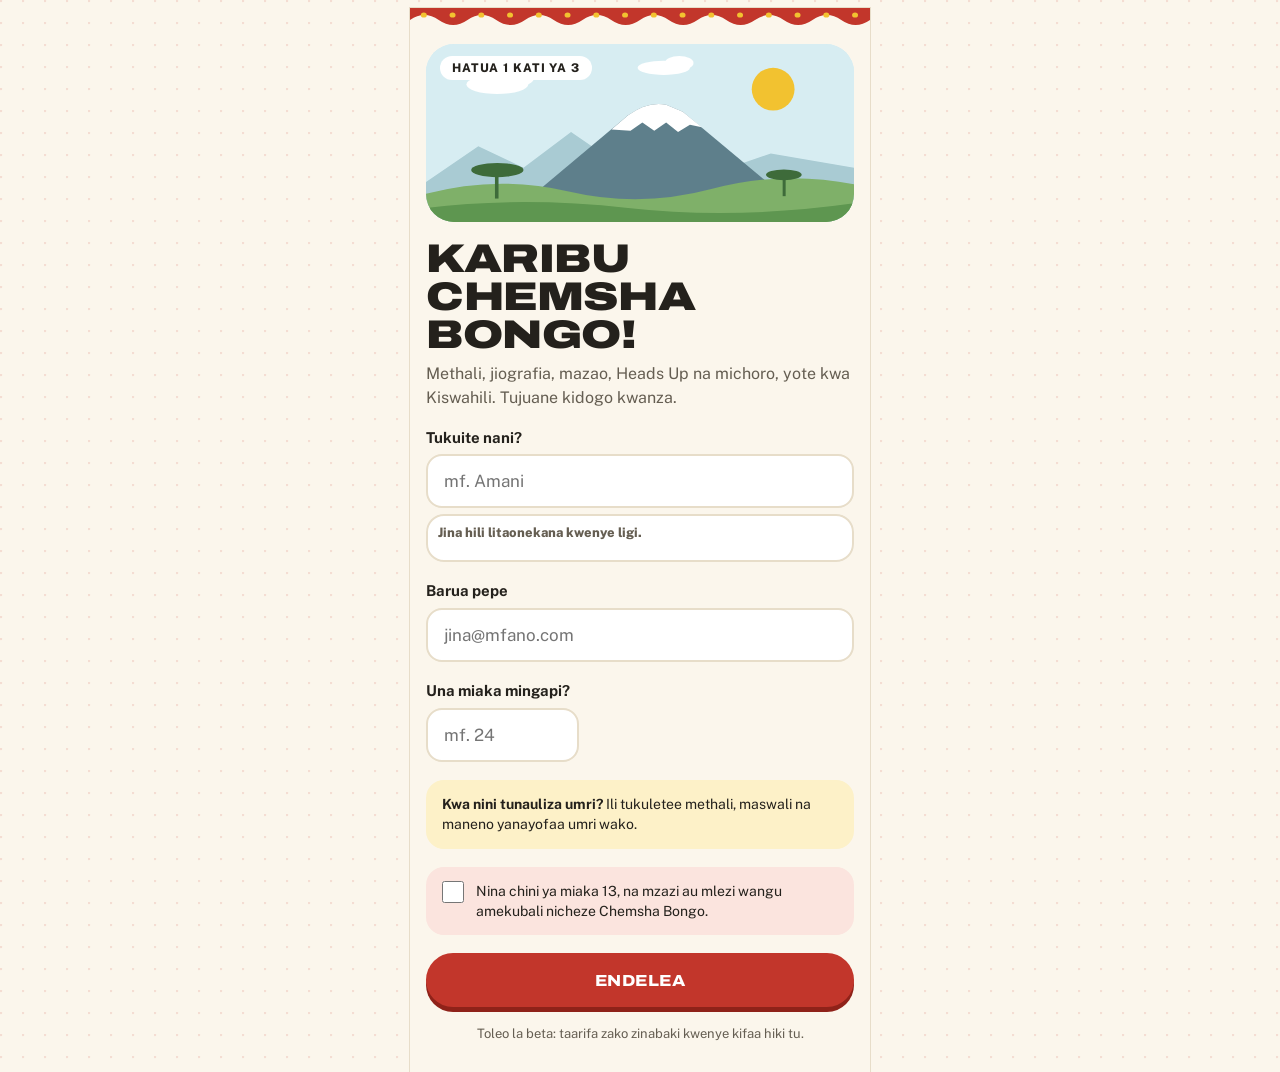
<file: app/index.html>
<!doctype html>
<html lang="sw">
<head>
<meta charset="utf-8">
<meta name="viewport" content="width=device-width, initial-scale=1, viewport-fit=cover">
</head>
<body>
<title>Chemsha Bongo Beta</title>
<meta name="claude:viewport-fit-sides" content="cover">
<link rel="preconnect" href="https://fonts.googleapis.com">
<link rel="stylesheet" href="https://fonts.googleapis.com/css2?family=Archivo:wdth,wght@62..125,400..900&family=Public+Sans:wght@400;500;600;700;800&display=swap">
<style>
/* Layout: one phone-width column on a kanga-dotted backdrop; rounded, pressable pieces; a wavy kanga band on top. Single light theme by choice. */
:root{
  --paper:#FBF6EC; --card:#FFFFFF; --ink:#24211C; --muted:#655E52; --line:#E7DDC9;
  --red:#C2362B; --red-deep:#8F2219; --sun:#F2C230; --sun-deep:#B8900F;
  --leaf:#2E7D4F; --leaf-deep:#1D5A37; --sky:#D7EDF2; --sky-deep:#3F7F91;
  --blush:#FBE4DE; --leaf-tint:#E3F1E6; --sun-tint:#FDF1C8;
  --display:'Archivo','Arial Narrow',system-ui,sans-serif;
  --body:'Public Sans',system-ui,-apple-system,'Segoe UI',sans-serif;
  --r-lg:28px; --r-md:18px; --r-sm:12px;
  color-scheme:light;
}
html,body{height:100%}
body{
  background-color:var(--paper); color:var(--ink);
  font-family:var(--body); font-size:16px; line-height:1.45;
  background-image:radial-gradient(circle at 1px 1px, rgba(194,54,43,.13) 1.4px, transparent 1.6px);
  background-size:22px 22px;
}
*{box-sizing:border-box}
button,input{font:inherit;color:inherit}
:focus-visible{outline:3px solid var(--sun);outline-offset:2px}

.app{
  max-width:460px; margin:0 auto; min-height:100%;
  display:flex; flex-direction:column;
  background:var(--paper);
  padding-left:max(16px, env(safe-area-inset-left, 0px));
  padding-right:max(16px, env(safe-area-inset-right, 0px));
  padding-block:0 28px;
  box-shadow:0 0 0 1px var(--line);
}
.band{display:block;height:22px;margin-inline:calc(-1 * max(16px, env(safe-area-inset-left, 0px)));}
.band svg{display:block;width:100%;height:22px}

.screen{display:flex;flex-direction:column;gap:18px;padding-top:14px;animation:enter .38s cubic-bezier(.2,.8,.2,1) both}
.stack{display:flex;flex-direction:column;gap:8px}
.row-between{display:flex;justify-content:space-between;align-items:center;gap:10px}

/* type */
.h1{font-family:var(--display);font-stretch:125%;font-weight:900;font-size:clamp(30px,8.4vw,40px);line-height:.95;letter-spacing:-.01em;text-transform:uppercase;margin:0;text-wrap:balance}
.h2{font-family:var(--display);font-weight:800;font-size:23px;line-height:1.15;margin:0;text-wrap:balance}
.eyebrow{font-size:12px;font-weight:700;letter-spacing:.12em;text-transform:uppercase;color:var(--muted)}
.lead{color:var(--muted);margin:0;max-width:60ch}
.fine{font-size:13px;color:var(--muted);margin:0;text-align:center}
.muted{color:var(--muted)}

/* buttons */
.btn{
  display:inline-flex;align-items:center;justify-content:center;gap:8px;
  min-height:54px;padding:0 22px;border-radius:999px;border:none;cursor:pointer;
  background:var(--red);color:#FFFFFF;
  font-family:var(--display);font-stretch:112%;font-weight:800;font-size:16px;letter-spacing:.03em;text-transform:uppercase;
  box-shadow:0 5px 0 var(--red-deep);transition:transform .12s ease, box-shadow .12s ease, opacity .2s;
  text-decoration:none;
}
.btn:hover{transform:translateY(-1px)}
.btn:active{transform:translateY(4px);box-shadow:0 1px 0 var(--red-deep)}
.btn.sun{background:var(--sun);color:var(--ink);box-shadow:0 5px 0 var(--sun-deep)}
.btn.sun:active{box-shadow:0 1px 0 var(--sun-deep)}
.btn.leaf{background:var(--leaf);box-shadow:0 5px 0 var(--leaf-deep)}
.btn.leaf:active{box-shadow:0 1px 0 var(--leaf-deep)}
.btn.ghost{background:var(--card);color:var(--ink);box-shadow:inset 0 0 0 2px var(--ink)}
.btn.ghost:active{transform:translateY(2px);box-shadow:inset 0 0 0 2px var(--ink)}
.btn.small{min-height:44px;padding:0 18px;font-size:14px}
.btn.block{width:100%}
.tag18{display:inline-block;margin-left:6px;background:var(--ink);color:var(--paper);border-radius:999px;padding:1px 8px;letter-spacing:.04em}
.btn.listen{align-self:flex-start;margin-top:4px}
.btn svg{width:20px;height:20px;flex:0 0 auto}
.btn:disabled{opacity:.4;cursor:not-allowed;transform:none}
.btns{display:grid;grid-template-columns:1fr 1fr;gap:12px}
.link{background:none;border:none;color:var(--ink);font-weight:700;text-decoration:underline;text-underline-offset:3px;min-height:44px;cursor:pointer;padding:0;text-align:left}
.iconbtn{width:44px;height:44px;border-radius:50%;border:none;background:var(--card);box-shadow:inset 0 0 0 2px var(--line);display:grid;place-items:center;cursor:pointer;color:var(--ink);flex:0 0 auto}
.iconbtn svg{width:20px;height:20px}

/* chips */
.chip{display:inline-flex;align-items:center;gap:5px;border-radius:999px;padding:6px 11px;font-weight:800;font-size:14px;background:var(--card);box-shadow:inset 0 0 0 2px var(--line);font-variant-numeric:tabular-nums;white-space:nowrap}
.chip svg{width:16px;height:16px}
.chip.flame svg{color:var(--red)}
.chip.flame.on{background:var(--sun);box-shadow:none}
.chip.star svg{color:var(--sun-deep)}
.tag{align-self:flex-start;background:var(--sky);color:var(--ink);border-radius:999px;padding:6px 12px;font-size:13px;font-weight:700}
.lvl{display:inline-block;background:var(--sun);border-radius:999px;padding:2px 10px;font-size:11px;font-weight:800;letter-spacing:.08em;text-transform:uppercase}

/* forms */
.field{display:flex;flex-direction:column;gap:6px}
.field label{font-weight:700;font-size:15px}
.field input{height:54px;border-radius:16px;border:2px solid var(--line);background:var(--card);padding:0 16px;font-size:17px;transition:border-color .15s, box-shadow .15s}
.field input:focus{border-color:var(--ink);outline:none;box-shadow:0 0 0 4px var(--sun-tint)}
.field .hint{font-size:13px;color:var(--muted)}
.field input.age{width:9em}
.note{background:var(--sun-tint);border-radius:var(--r-md);padding:14px 16px;font-size:14px;line-height:1.45}
.check{display:flex;gap:12px;align-items:flex-start;font-size:14px;background:var(--blush);border-radius:var(--r-md);padding:14px 16px;cursor:pointer}
.check input{width:22px;height:22px;accent-color:var(--red);flex:0 0 auto;margin:0}
.err{color:var(--red-deep);font-size:14px;font-weight:700;margin:0}
.err:empty{display:none}

/* choice cards */
.choices{display:flex;flex-direction:column;gap:12px}
.choice{position:relative;display:block;border-radius:var(--r-md);background:var(--card);box-shadow:inset 0 0 0 2px var(--line);padding:16px 18px;cursor:pointer;transition:transform .2s cubic-bezier(.2,.8,.2,1), box-shadow .15s, background .15s}
.choice input{position:absolute;opacity:0;pointer-events:none}
.choice:hover{transform:translateY(-2px)}
.choice:has(input:checked){background:var(--sun);box-shadow:inset 0 0 0 2.5px var(--ink);transform:rotate(-.7deg)}
.choice:has(input:focus-visible){outline:3px solid var(--red);outline-offset:2px}
.choice .ctitle{font-family:var(--display);font-stretch:112%;font-weight:900;font-size:22px;text-transform:uppercase;display:block}
.choice .csw{display:block;font-size:15px;margin-top:2px}
.choice .cen{display:block;font-size:13px;color:var(--muted);margin-top:4px}
.choice:has(input:checked) .cen{color:var(--ink)}
.avgrid{display:grid;grid-template-columns:repeat(3,minmax(0,1fr));gap:10px}
.avgrid .choice{display:flex;flex-direction:column;align-items:center;gap:6px;padding:14px 8px;text-align:center;font-weight:700;font-size:14px}
.selfie-btn{display:flex;align-items:center;justify-content:center;gap:8px}
.selfie-btn input{position:absolute;width:1px;height:1px;opacity:0}

/* avatars */
.av{display:inline-grid;place-items:center;width:64px;height:64px;border-radius:50%;overflow:hidden;background:var(--sun-tint);flex:0 0 auto}
.av svg{width:100%;height:100%}
img.av{object-fit:cover}
.av.sm{width:48px;height:48px}
.av.xs{width:34px;height:34px}
.av.initial{background:var(--red);color:#FFFFFF;font-family:var(--display);font-weight:900;font-size:28px}
.av.sm.initial{font-size:22px}
.av.xs.initial{font-size:15px}
.av.big{width:136px;height:136px;font-size:60px;box-shadow:0 0 0 5px var(--sun),0 0 0 10px var(--red)}

/* scene art */
.scene{position:relative;border-radius:var(--r-lg);overflow:hidden;background:var(--sky);line-height:0}
.scene svg{width:100%;height:auto;display:block}
.scene-photo{width:100%;height:auto;aspect-ratio:16 / 9;object-fit:cover;display:block}
.scene-label{position:absolute;left:14px;top:12px;line-height:1.2;background:var(--card);border-radius:999px;padding:5px 12px;font-size:12px;font-weight:800;letter-spacing:.08em;text-transform:uppercase}
.cloud{animation:drift 22s linear infinite}
.cloud.c2{animation-duration:30s;animation-delay:-9s}
.sun-glow{transform-origin:292px 38px;animation:breathe 4s ease-in-out infinite}

/* home */
.homehead{display:grid;grid-template-columns:auto 1fr auto;gap:12px;align-items:center}
.avbtn{border:none;background:none;padding:0;cursor:pointer;border-radius:50%}
.who{display:flex;flex-direction:column;gap:3px;min-width:0}
.who .hi{font-weight:800;font-size:17px;overflow:hidden;text-overflow:ellipsis;white-space:nowrap}
.minis{display:flex;gap:6px}
.wordmark{font-family:var(--display);font-stretch:125%;font-weight:900;font-size:clamp(34px,10vw,46px);line-height:.9;text-transform:uppercase;margin:0;letter-spacing:-.01em}
.wordmark span{color:var(--red)}
.nudge{margin:0;font-size:14px;font-weight:600;display:flex;gap:8px;align-items:center}
.nudge svg{width:18px;height:18px;color:var(--red);flex:0 0 auto}
.daily{position:relative;background:var(--red);color:#FFFFFF;border-radius:var(--r-lg);padding:18px 20px 22px;overflow:hidden;display:flex;flex-direction:column;gap:6px}
.daily .eyebrow{color:#FFE7A6}
.daily q{font-family:var(--display);font-weight:800;font-size:21px;line-height:1.2;quotes:none}
.daily small{font-size:13px;opacity:.92}
.daily::after{content:"";position:absolute;left:0;right:0;bottom:0;height:8px;background:radial-gradient(circle at 6px 8px, var(--sun) 3px, transparent 3.5px) 0 0/16px 8px repeat-x}

.modes{display:flex;flex-direction:column;gap:14px}
.mode{position:relative;border-radius:var(--r-lg);padding:18px;display:grid;grid-template-columns:minmax(0,1fr) 92px;gap:2px 14px;align-items:center;overflow:hidden;animation:enter .45s cubic-bezier(.2,.8,.2,1) both;animation-delay:calc(var(--i,0) * 70ms)}
.mode h3{margin:0;font-family:var(--display);font-stretch:112%;font-weight:900;font-size:21px;line-height:1.05;text-transform:uppercase}
.mode p{margin:2px 0 0;font-size:14px;color:var(--muted)}
.mode .art{grid-column:2;grid-row:1 / span 3;width:92px;height:92px;border-radius:22px;overflow:hidden;transition:transform .35s cubic-bezier(.2,.8,.2,1)}
.mode .art svg{width:100%;height:100%;display:block}
.mode:hover .art{transform:rotate(-5deg) scale(1.06)}
.mode .acts{display:flex;gap:14px;align-items:center;margin-top:10px;flex-wrap:wrap}
.mode .best{font-size:12px;font-weight:700;color:var(--muted)}
.m-methali{background:var(--sun-tint)}
.m-geo{background:var(--sky)}
.m-mazao{background:var(--leaf-tint)}
.m-heads{background:var(--blush)}
.m-chora{background:var(--card);box-shadow:inset 0 0 0 2px var(--line)}
.soon{display:flex;flex-wrap:wrap;gap:8px;align-items:center}
.soon span{border-radius:999px;padding:6px 12px;font-size:13px;font-weight:700;background:var(--card);box-shadow:inset 0 0 0 2px var(--line);color:var(--muted)}

/* nav */
.nav{position:sticky;bottom:0;margin-top:auto;display:grid;grid-template-columns:repeat(3,minmax(0,1fr));background:var(--paper);border-top:2px solid var(--line);padding-block:8px calc(8px + env(safe-area-inset-bottom, 0px));margin-inline:calc(-1 * max(16px, env(safe-area-inset-left, 0px)));z-index:5}
.nav button{background:none;border:none;display:flex;flex-direction:column;align-items:center;gap:3px;font-size:12px;font-weight:600;color:var(--muted);min-height:48px;cursor:pointer}
.nav button svg{width:22px;height:22px}
.nav button[aria-current="page"]{color:var(--ink);font-weight:800}
.nav button[aria-current="page"] svg{color:var(--red)}

/* how-to */
.howart{border-radius:var(--r-lg);overflow:hidden;line-height:0;display:grid;place-items:center;padding:16px}
.howart svg{width:min(220px,64%);height:auto}
.howart.wide{padding:0}
.howart.wide svg{width:100%}
.steps{list-style:none;margin:0;padding:0;display:flex;flex-direction:column;gap:12px;counter-reset:s}
.steps li{display:grid;grid-template-columns:34px 1fr;gap:12px;align-items:start;counter-increment:s;animation:enter .4s both;animation-delay:calc(var(--i,0) * 80ms)}
.steps li::before{content:counter(s);width:34px;height:34px;border-radius:50%;background:var(--ink);color:var(--paper);display:grid;place-items:center;font-family:var(--display);font-weight:900}
.en-sum{font-size:14px;color:var(--muted);background:var(--card);border-radius:var(--r-md);padding:12px 14px;box-shadow:inset 0 0 0 2px var(--line);margin:0}

/* game chrome */
.topbar{display:flex;align-items:center;justify-content:space-between;gap:8px}
.count{font-family:var(--display);font-weight:800;font-size:15px;font-variant-numeric:tabular-nums}
.dots{display:flex;gap:6px}
.dots span{flex:1;height:7px;border-radius:999px;background:var(--line);transition:background .3s}
.dots .ok{background:var(--leaf)}
.dots .no{background:var(--red)}
.dots .now{background:var(--ink)}
.timer{height:10px;border-radius:999px;background:var(--line);overflow:hidden}
.timer i{display:block;height:100%;width:100%;background:var(--sun);border-radius:inherit}
.timer.low i{background:var(--red)}

/* quiz */
.qcard{position:relative;background:var(--card);border-radius:var(--r-lg);padding:22px;box-shadow:0 14px 30px -20px rgba(36,33,28,.45);display:flex;flex-direction:column;gap:10px}
.qtext{font-family:var(--display);font-weight:800;font-size:clamp(23px,6.4vw,28px);line-height:1.18;margin:0;text-wrap:balance}
.blank{display:inline-block;min-width:3.6em;border-bottom:3px dashed var(--red);color:var(--leaf);text-align:center}
.blank.fill{border-bottom-style:solid;border-color:var(--leaf);animation:pop .4s}
.opts{display:grid;gap:10px}
.opt{border-radius:var(--r-md);background:var(--card);border:2px solid var(--line);padding:14px 18px;min-height:56px;text-align:left;font-size:17px;font-weight:700;cursor:pointer;transition:transform .15s, border-color .15s, background .2s, opacity .3s;animation:enter .35s both;animation-delay:calc(var(--i,0) * 60ms);display:flex;justify-content:space-between;align-items:center;gap:10px}
.opt:hover:not(:disabled){border-color:var(--ink);transform:translateX(3px)}
.opt:disabled{cursor:default}
.opt.correct{background:var(--leaf);border-color:var(--leaf);color:#FFFFFF;animation:bump .45s}
.opt.wrong{background:var(--blush);border-color:var(--red);color:var(--red-deep);animation:shake .4s}
.opt.gone{opacity:.25;transform:scale(.97)}
.opt svg{width:20px;height:20px;flex:0 0 auto}
.feedback{border-radius:var(--r-md);padding:14px 16px;background:var(--leaf-tint);animation:enter .35s both;display:flex;flex-direction:column;gap:6px;font-size:15px}
.feedback.bad{background:var(--blush)}
.feedback b.big{font-family:var(--display);font-weight:900;font-size:19px}
.floater{position:absolute;right:18px;top:14px;font-family:var(--display);font-weight:900;font-size:24px;color:var(--leaf);pointer-events:none;animation:floatup 1.1s ease-out forwards}

/* mazao */
.crop{position:relative;background:var(--leaf-tint);border-radius:var(--r-lg);display:grid;place-items:center;padding:14px;overflow:hidden}
.crop .crop-art{width:min(230px,66%);height:auto;transition:filter .6s ease, transform .7s cubic-bezier(.2,.8,.2,1)}
.crop.has-photo{padding:0}
.crop.has-photo .crop-art{width:100%;height:auto;aspect-ratio:4 / 3;max-height:320px;object-fit:cover;display:block}
.crop.wilt .crop-art{filter:grayscale(1) sepia(.5) brightness(.9) !important;transform:rotate(-9deg) translateY(12px) scale(.95)}
.crop.has-photo.wilt .crop-art{transform:scale(.97)}
.crop.win .crop-art{animation:sway 1.2s ease-in-out 2}
.crop.has-photo.win .crop-art{animation:bump .6s ease-in-out 1}
.crop.has-photo .drops{background:rgba(255,255,255,.85);border-radius:999px;padding:4px 8px}
.drops{position:absolute;right:14px;top:12px;display:flex;gap:3px}
.drops svg{width:18px;height:22px;color:var(--sky-deep);transition:opacity .3s, transform .3s}
.drops .gone{opacity:.2;transform:scale(.6)}
.slots{display:flex;justify-content:center;gap:6px;flex-wrap:wrap}
.slot{width:34px;height:46px;border-bottom:3px solid var(--ink);font-family:var(--display);font-weight:900;font-size:26px;display:grid;place-items:center}
.slot.show{animation:pop .35s}
.slot.missed{color:var(--red)}
.kbd{display:grid;grid-template-columns:repeat(8,minmax(0,1fr));gap:6px}
.key{height:46px;border-radius:12px;border:none;background:var(--card);box-shadow:0 3px 0 var(--line), inset 0 0 0 2px var(--line);font-weight:800;font-size:17px;cursor:pointer;transition:transform .1s, background .2s}
.key:active:not(:disabled){transform:translateY(2px)}
.key.hit{background:var(--leaf);color:#FFFFFF;box-shadow:none}
.key.miss{background:var(--line);color:var(--muted);box-shadow:none}
.hints{display:grid;grid-template-columns:repeat(2,minmax(0,1fr));gap:8px}
.hint{border-radius:var(--r-md);background:var(--card);border:none;box-shadow:inset 0 0 0 2px var(--line);padding:10px 12px;text-align:left;font-size:13px;font-weight:800;min-height:48px;cursor:pointer;display:flex;flex-direction:column;gap:4px}
.hint span{font-weight:500;font-size:13px;line-height:1.35}
.hint.open{background:var(--sun-tint);box-shadow:none;cursor:default;animation:pop .3s}

/* heads up */
.hu{border-radius:var(--r-lg);background:var(--red);color:#FFFFFF;min-height:300px;display:flex;flex-direction:column;align-items:center;justify-content:center;gap:10px;text-align:center;padding:26px 20px;transition:background .25s}
.hu .cat{font-size:12px;font-weight:800;letter-spacing:.14em;text-transform:uppercase;opacity:.9}
.hu .word{font-family:var(--display);font-stretch:118%;font-weight:900;font-size:clamp(34px,10vw,54px);line-height:.98;text-transform:uppercase;text-wrap:balance;overflow-wrap:anywhere}
.hu.flip .word{animation:flipin .35s cubic-bezier(.2,.8,.2,1)}
.hu.ok{background:var(--leaf)}
.hu.pass{background:var(--sun);color:var(--ink)}
.bigcount{font-family:var(--display);font-weight:900;font-size:110px;line-height:1;text-align:center;color:var(--red);animation:pop .5s}
.wordlist{list-style:none;margin:0;padding:0;display:flex;flex-wrap:wrap;gap:8px}
.wordlist li{display:inline-flex;gap:6px;align-items:center;border-radius:999px;padding:6px 12px;font-size:14px;font-weight:700;background:var(--leaf-tint)}
.wordlist li.p{background:var(--line);color:var(--muted)}
.wordlist svg{width:14px;height:14px}

/* chora */
.wordbox{background:var(--ink);color:var(--paper);border-radius:var(--r-lg);padding:22px;text-align:center;display:flex;flex-direction:column;gap:6px;min-height:150px;justify-content:center}
.wordbox .w{font-family:var(--display);font-stretch:125%;font-weight:900;font-size:38px;text-transform:uppercase;line-height:1}
.wordbox .w.hide{filter:blur(14px);user-select:none}
.holdbtn{touch-action:none;user-select:none;-webkit-user-select:none}
.pad{position:relative;background:#FFFFFF;border-radius:var(--r-lg);box-shadow:inset 0 0 0 2px var(--line);overflow:hidden;aspect-ratio:1 / 1;max-width:100%}
.pad canvas{width:100%;height:100%;display:block;touch-action:none;cursor:crosshair}
.tools{display:flex;justify-content:space-between;align-items:center;gap:8px;flex-wrap:wrap}
.swatches{display:flex;gap:8px}
.swatch{width:40px;height:40px;border-radius:50%;border:3px solid var(--card);box-shadow:0 0 0 2px var(--line);cursor:pointer;padding:0}
.swatch[aria-pressed="true"]{box-shadow:0 0 0 3px var(--ink)}
.teams{display:grid;grid-template-columns:1fr 1fr;gap:10px}
.team{border-radius:var(--r-md);padding:12px 14px;background:var(--card);box-shadow:inset 0 0 0 2px var(--line);display:flex;justify-content:space-between;align-items:center;font-weight:800}
.team.now{background:var(--sun);box-shadow:none}
.team b{font-family:var(--display);font-size:22px;font-variant-numeric:tabular-nums}

/* results */
.celebrate{display:flex;flex-direction:column;align-items:center;text-align:center;gap:12px;padding-top:10px}
.celebrate .av.big{animation:hop 1.1s ease-in-out infinite}
.celebrate.calm .av.big{animation:none;box-shadow:0 0 0 5px var(--line)}
.stats{display:grid;grid-template-columns:repeat(3,minmax(0,1fr));gap:8px;width:100%}
.stat{background:var(--card);border-radius:var(--r-md);padding:12px 8px;text-align:center;box-shadow:inset 0 0 0 2px var(--line);animation:enter .4s both;animation-delay:calc(var(--i,0) * 90ms + .2s)}
.stat b{display:block;font-family:var(--display);font-weight:900;font-size:26px;font-variant-numeric:tabular-nums}
.stat span{font-size:12px;font-weight:700;color:var(--muted)}
.dayup{display:flex;gap:10px;align-items:center;background:var(--sun);border-radius:var(--r-md);padding:12px 16px;font-weight:800;width:100%;animation:bump .6s .5s both}
.dayup svg{width:26px;height:26px;color:var(--red);animation:wiggle 1s ease-in-out .6s 2}

/* league */
.table{display:flex;flex-direction:column;gap:4px}
.lrow{display:grid;grid-template-columns:28px 34px minmax(0,1fr) auto;gap:10px;align-items:center;padding:8px 10px;border-radius:14px;font-variant-numeric:tabular-nums}
.lrow .n{font-weight:800;color:var(--muted)}
.lrow .nm{overflow:hidden;text-overflow:ellipsis;white-space:nowrap;font-weight:600}
.lrow .pt{font-weight:800}
.lrow.top .n{color:var(--red)}
.lrow.me{background:var(--sun);animation:bump .6s .2s both}
.lrow.me .n,.lrow.me .nm{color:var(--ink);font-weight:800}
.cutline{display:flex;align-items:center;gap:10px;color:var(--red);font-size:11px;font-weight:800;letter-spacing:.1em;text-transform:uppercase;padding:4px 0}
.cutline::before,.cutline::after{content:"";flex:1;border-top:2px dashed var(--red)}

/* profile */
.ptable{display:grid;grid-template-columns:auto 1fr;gap:8px 16px;margin:0;font-size:15px}
.ptable dt{color:var(--muted);font-weight:600}
.ptable dd{margin:0;font-weight:700;overflow-wrap:anywhere}
.confirm{background:var(--blush);border-radius:var(--r-md);padding:14px 16px;display:flex;flex-direction:column;gap:10px}

#confetti{position:fixed;inset:0;width:100%;height:100%;pointer-events:none;z-index:50}

@keyframes enter{from{opacity:.15;transform:translateY(14px)}to{opacity:1;transform:none}}
@keyframes bump{0%{transform:scale(1)}40%{transform:scale(1.05)}100%{transform:scale(1)}}
@keyframes pop{0%{transform:scale(.6);opacity:.3}70%{transform:scale(1.12)}100%{transform:scale(1);opacity:1}}
@keyframes shake{0%,100%{transform:translateX(0)}20%{transform:translateX(-7px)}40%{transform:translateX(7px)}60%{transform:translateX(-4px)}80%{transform:translateX(4px)}}
@keyframes floatup{from{opacity:1;transform:translateY(0)}to{opacity:0;transform:translateY(-36px)}}
@keyframes drift{from{transform:translateX(-90px)}to{transform:translateX(380px)}}
@keyframes breathe{0%,100%{transform:scale(1)}50%{transform:scale(1.08)}}
@keyframes hop{0%,100%{transform:translateY(0) rotate(0)}30%{transform:translateY(-16px) rotate(-4deg)}60%{transform:translateY(0) rotate(3deg)}}
@keyframes flipin{from{transform:rotateX(80deg) translateY(10px);opacity:0}to{transform:none;opacity:1}}
@keyframes sway{0%,100%{transform:rotate(0)}30%{transform:rotate(-4deg)}70%{transform:rotate(4deg)}}
@keyframes wiggle{0%,100%{transform:rotate(0)}25%{transform:rotate(-14deg)}75%{transform:rotate(14deg)}}

@media (prefers-reduced-motion: reduce){
  *,*::before,*::after{animation:none !important;transition:none !important}
}

</style>
<main class="app" id="app"></main>
<canvas id="confetti" aria-hidden="true"></canvas>
<script>
const AUDIO_FILES=[];
const METHALI={"version":1,"mode":"malizia_methali","source":"Swahili Proverbs (Methali za Kiswahili), University of Illinois — Ambition section. Numbers are the source's entry numbers. Translations and meanings below are our own wording. Entries with ids starting 'k' come from the team's own methali list (list numbers kept); spellings standardised, meanings written by us.","levels":["chipukizi","mjanja","dingi"],"notes":"Each question hides the 'blank' word. 'options' always contains the correct answer first; shuffle in the app. 'min_age' lets onboarding age filter content. Entries with \"adult\": true (min_age 18) only appear for players aged 18+ who switch on 'Methali za watu wazima' in their profile.","questions":[{"id":399,"text":"Daima mbele.","prompt":"Daima ___.","blank":"mbele","options":["mbele","nyuma","juu","chini"],"translation_en":"Always forward.","meaning_sw":"Usirudi nyuma; endelea kusonga mbele.","meaning_en":"Keep moving ahead, never backward.","level":"chipukizi","min_age":6,"theme":"bidii"},{"id":408,"text":"Jaribu uone.","prompt":"Jaribu ___.","blank":"uone","options":["uone","ulale","uende","ucheke"],"translation_en":"Try and you will see.","meaning_sw":"Huwezi kujua matokeo bila kujaribu.","meaning_en":"You only find out by trying.","level":"chipukizi","min_age":6,"theme":"bidii"},{"id":422,"text":"Kila mwanzo ni mzito.","prompt":"Kila mwanzo ni ___.","blank":"mzito","options":["mzito","mwepesi","mzuri","mrefu"],"translation_en":"Every beginning is heavy.","meaning_sw":"Kuanza jambo jipya huwa kugumu, lakini usikate tamaa.","meaning_en":"Starting anything is hard; push through it.","level":"chipukizi","min_age":6,"theme":"mwanzo"},{"id":389,"text":"Anayejitahidi hufaidi.","prompt":"Anayejitahidi ___.","blank":"hufaidi","options":["hufaidi","hulala","huchoka","hukimbia"],"translation_en":"Whoever strives, benefits.","meaning_sw":"Juhudi huleta faida.","meaning_en":"Effort pays off.","level":"chipukizi","min_age":6,"theme":"bidii"},{"id":425,"text":"Kila ufanyacho kifanye vema.","prompt":"Kila ufanyacho kifanye ___.","blank":"vema","options":["vema","haraka","kesho","polepole"],"translation_en":"Whatever you do, do it well.","meaning_sw":"Fanya kazi yako kwa ubora, hata kama ni ndogo.","meaning_en":"Put quality into everything you do.","level":"chipukizi","min_age":6,"theme":"bidii"},{"id":473,"text":"Tumaini hadi mwisho.","prompt":"Tumaini hadi ___.","blank":"mwisho","options":["mwisho","kesho","mwanzo","jioni"],"translation_en":"Hope until the end.","meaning_sw":"Usipoteze matumaini mpaka jambo liishe.","meaning_en":"Stay confident all the way to the finish.","level":"chipukizi","min_age":6,"theme":"matumaini"},{"id":392,"text":"Atakaye kufuga ng'ombe aanze na kuku.","prompt":"Atakaye kufuga ng'ombe aanze na ___.","blank":"kuku","options":["kuku","mbuzi","simba","samaki"],"translation_en":"Whoever wants to keep cattle should start with chickens.","meaning_sw":"Anza kidogo kabla ya kufikia makubwa.","meaning_en":"Don't look down on small beginnings.","level":"chipukizi","min_age":6,"theme":"mwanzo"},{"id":448,"text":"Mtaka cha mvunguni sharti ainame.","prompt":"Mtaka cha mvunguni sharti ___.","blank":"ainame","options":["ainame","aruke","alale","aombe"],"translation_en":"Whoever wants what is under the bed must bend down.","meaning_sw":"Vitu vizuri havipatikani kirahisi; lazima ujitahidi.","meaning_en":"Good things take effort to get.","level":"mjanja","min_age":8,"theme":"bidii"},{"id":449,"text":"Mtaka kilicho mbali hukitembelea.","prompt":"Mtaka kilicho mbali ___.","blank":"hukitembelea","options":["hukitembelea","hukisahau","hukiogopa","hukiacha"],"translation_en":"Whoever wants what is far away walks to it.","meaning_sw":"Ukitaka kitu kilicho mbali, fanya kila juhudi kukifikia.","meaning_en":"Distant goals need you to go after them.","level":"mjanja","min_age":8,"theme":"bidii"},{"id":406,"text":"Huwezi kujua ukiwezacho mpaka umejaribu.","prompt":"Huwezi kujua ukiwezacho mpaka ___.","blank":"umejaribu","options":["umejaribu","umelala","umesoma","umekula"],"translation_en":"You can't know what you can do until you've tried.","meaning_sw":"Uwezo wako hujulikana unapojaribu.","meaning_en":"You discover your ability by attempting things.","level":"mjanja","min_age":8,"theme":"bidii"},{"id":423,"text":"Kila ndege huruka kwa bawa lake.","prompt":"Kila ndege huruka kwa ___ lake.","blank":"bawa","options":["bawa","mguu","mdomo","mkia"],"translation_en":"Every bird flies with its own wing.","meaning_sw":"Kila mtu hufanya kulingana na uwezo wake.","meaning_en":"Everyone works within their own strengths.","level":"mjanja","min_age":8,"theme":"uwezo"},{"id":444,"text":"Msasi haogopi miiba.","prompt":"Msasi haogopi ___.","blank":"miiba","options":["miiba","mvua","giza","simba"],"translation_en":"A hunter isn't afraid of thorns.","meaning_sw":"Anayetaka kufanikiwa hapaswi kuogopa magumu.","meaning_en":"If you want success, don't fear the hard parts.","level":"mjanja","min_age":8,"theme":"ujasiri"},{"id":446,"text":"Mshoni hachagui nguo.","prompt":"Mshoni hachagui ___.","blank":"nguo","options":["nguo","sindano","rangi","uzi"],"translation_en":"A tailor doesn't choose the cloth.","meaning_sw":"Fanya kazi na kile ulicho nacho.","meaning_en":"Work with what you're given.","level":"mjanja","min_age":8,"theme":"uwezo"},{"id":431,"text":"Kulenga si kufuma.","prompt":"Kulenga si ___.","blank":"kufuma","options":["kufuma","kukosa","kurusha","kuona"],"translation_en":"Aiming is not hitting.","meaning_sw":"Kupanga si sawa na kufanikiwa; usishangilie mapema.","meaning_en":"A plan isn't a result. Don't celebrate too early.","level":"mjanja","min_age":8,"theme":"mipango"},{"id":395,"text":"Bahari haivukwi kwa kuogelea.","prompt":"Bahari haivukwi kwa ___.","blank":"kuogelea","options":["kuogelea","kutembea","kuruka","kusubiri"],"translation_en":"The ocean isn't crossed by swimming.","meaning_sw":"Kazi kubwa inahitaji njia na vifaa sahihi.","meaning_en":"Big goals need the right means, not just effort.","level":"mjanja","min_age":8,"theme":"mipango"},{"id":396,"text":"Banda likikushinda, jenga kibanda.","prompt":"Banda likikushinda, jenga ___.","blank":"kibanda","options":["kibanda","jumba","ghorofa","ukuta"],"translation_en":"If a hut is too much for you, build a shack.","meaning_sw":"Ukishindwa jambo kubwa, anza na dogo unaloliweza.","meaning_en":"Scale down to what you can manage.","level":"mjanja","min_age":8,"theme":"uwezo"},{"id":483,"text":"Unyoshe miguu kadiri ya kitanda.","prompt":"Unyoshe miguu kadiri ya ___.","blank":"kitanda","options":["kitanda","chumba","nyumba","mkeka"],"translation_en":"Stretch your legs to the length of your bed.","meaning_sw":"Tumia kulingana na uwezo wako.","meaning_en":"Live within your means.","level":"mjanja","min_age":8,"theme":"uwezo"},{"id":458,"text":"Mwanzo mateso, mwisho furaha.","prompt":"Mwanzo mateso, mwisho ___.","blank":"furaha","options":["furaha","huzuni","mateso","kilio"],"translation_en":"Hardship at the start, joy at the end.","meaning_sw":"Mwisho mzuri huja baada ya juhudi ngumu.","meaning_en":"A happy ending follows the hard work.","level":"mjanja","min_age":8,"theme":"matumaini"},{"id":490,"text":"Usipokubali kutia mguu majini hutavuka kijito.","prompt":"Usipokubali kutia mguu majini hutavuka ___.","blank":"kijito","options":["kijito","bahari","mlima","barabara"],"translation_en":"If you won't put your foot in the water, you won't cross the stream.","meaning_sw":"Lazima ukubali gharama ndogo ili ufike unakokwenda.","meaning_en":"You have to get your feet wet to get across.","level":"dingi","min_age":10,"theme":"ujasiri"},{"id":438,"text":"Mfupa uliomshinda fisi, mbwa atauweza?","prompt":"Mfupa uliomshinda ___, mbwa atauweza?","blank":"fisi","options":["fisi","simba","paka","kuku"],"translation_en":"The bone that beat the hyena, can a dog manage it?","meaning_sw":"Kama mwenye nguvu ameshindwa, mdhaifu atawezaje?","meaning_en":"If the strong couldn't do it, how will the weaker?","level":"dingi","min_age":10,"theme":"uwezo"},{"id":445,"text":"Mshale usio nyoya hauendi mbali.","prompt":"Mshale usio ___ hauendi mbali.","blank":"nyoya","options":["nyoya","ncha","upinde","rangi"],"translation_en":"An arrow without feathers won't go far.","meaning_sw":"Vitu vidogo vinaweza kuwa muhimu kwa mafanikio.","meaning_en":"Small details can make or break success.","level":"dingi","min_age":10,"theme":"mipango"},{"id":415,"text":"Kelele za chura hazimkatazi ng'ombe kunywa maji.","prompt":"Kelele za chura hazimkatazi ng'ombe kunywa ___.","blank":"maji","options":["maji","maziwa","uji","chai"],"translation_en":"The frog's noise doesn't stop the cow from drinking.","meaning_sw":"Usiache kazi yako kwa sababu ya maneno ya watu.","meaning_en":"Don't let others' noise stop you.","level":"dingi","min_age":10,"theme":"ujasiri"},{"id":443,"text":"Msafiri mbali, hupita jabali.","prompt":"Msafiri mbali, hupita ___.","blank":"jabali","options":["jabali","mto","soko","kijiji"],"translation_en":"The far traveller passes the mountain.","meaning_sw":"Mwenye nia ya kufika mbali hushinda vikwazo.","meaning_en":"Determination carries you past obstacles.","level":"dingi","min_age":10,"theme":"bidii"},{"id":480,"text":"Ukioka samaki, huwezi kuondoa manyoya ya kuku.","prompt":"Ukioka samaki, huwezi kuondoa manyoya ya ___.","blank":"kuku","options":["kuku","bata","njiwa","kanga"],"translation_en":"While baking fish, you can't pluck a chicken.","meaning_sw":"Fanya jambo moja kwa wakati mmoja.","meaning_en":"Do one thing at a time.","level":"dingi","min_age":10,"theme":"mipango"},{"id":"k100","source":"team list","text":"Haraka haraka haina baraka.","prompt":"Haraka haraka haina ___.","blank":"baraka","options":["baraka","faida","mwisho","raha"],"translation_en":"Hurry, hurry has no blessing.","meaning_sw":"Ukifanya mambo kwa pupa, mara nyingi hayaendi vizuri.","meaning_en":"Rushing usually spoils things.","level":"chipukizi","min_age":6,"theme":"subira"},{"id":"k105","source":"team list","text":"Hasira, hasara.","prompt":"Hasira, ___.","blank":"hasara","options":["hasara","faida","furaha","raha"],"translation_en":"Anger brings loss.","meaning_sw":"Ukitenda jambo ukiwa na hasira, mwishowe unapata hasara.","meaning_en":"Acting in anger ends up costing you.","level":"chipukizi","min_age":6,"theme":"hisia"},{"id":"k11","source":"team list","text":"Akiba haiozi.","prompt":"Akiba ___.","blank":"haiozi","options":["haiozi","haiishi","haipotei","haiuzwi"],"translation_en":"Savings don't rot.","meaning_sw":"Kuweka akiba ni busara; itakusaidia siku ya shida.","meaning_en":"Saving is wise; it helps you on a hard day.","level":"chipukizi","min_age":6,"theme":"akiba"},{"id":"k12","source":"team list","text":"Akili ni mali.","prompt":"Akili ni ___.","blank":"mali","options":["mali","chakula","mzigo","nguo"],"translation_en":"Intelligence is wealth.","meaning_sw":"Akili na maarifa ni utajiri ambao hakuna anayeweza kukunyang'anya.","meaning_en":"Knowledge is wealth nobody can take from you.","level":"chipukizi","min_age":6,"theme":"elimu"},{"id":"k17","source":"team list","text":"Akufaaye kwa dhiki ndiye rafiki.","prompt":"Akufaaye kwa dhiki ndiye ___.","blank":"rafiki","options":["rafiki","ndugu","jirani","mgeni"],"translation_en":"The one who helps you in hardship is your friend.","meaning_sw":"Rafiki wa kweli hujulikana wakati wa shida.","meaning_en":"A true friend shows up in hard times.","level":"chipukizi","min_age":6,"theme":"urafiki"},{"id":"k2","source":"team list","text":"Asiyesikia la mkuu huvunjika guu.","prompt":"Asiyesikia la mkuu huvunjika ___.","blank":"guu","options":["guu","kichwa","mkono","moyo"],"translation_en":"Who doesn't heed elders breaks a leg.","meaning_sw":"Asiyesikiliza ushauri wa wakubwa hupata matatizo.","meaning_en":"Ignore your elders' advice and you get into trouble.","level":"chipukizi","min_age":6,"theme":"heshima"},{"id":"k145","source":"team list","text":"Kidole kimoja hakivunji chawa.","prompt":"Kidole kimoja hakivunji ___.","blank":"chawa","options":["chawa","jiwe","fimbo","yai"],"translation_en":"One finger can't crush a louse.","meaning_sw":"Umoja ni nguvu; mtu mmoja peke yake hawezi mengi.","meaning_en":"Unity is strength; one person alone can't do much.","level":"chipukizi","min_age":6,"theme":"umoja"},{"id":"k306","source":"team list","text":"Mkono mmoja haulei mwana.","prompt":"Mkono mmoja haulei ___.","blank":"mwana","options":["mwana","ng'ombe","kuku","shamba"],"translation_en":"One hand can't raise a child.","meaning_sw":"Kazi kubwa inahitaji ushirikiano wa watu wengi.","meaning_en":"Big tasks need many people working together.","level":"chipukizi","min_age":6,"theme":"umoja"},{"id":"k136","source":"team list","text":"Kawia ufike.","prompt":"Kawia ___.","blank":"ufike","options":["ufike","ulale","urudi","ukimbie"],"translation_en":"Be late, but arrive.","meaning_sw":"Ni bora kuchelewa lakini ufike salama kuliko kukimbilia hatari.","meaning_en":"Better late and safe than rushing into danger.","level":"chipukizi","min_age":6,"theme":"subira"},{"id":"k238","source":"team list","text":"Maji yakimwagika hayazoleki.","prompt":"Maji yakimwagika ___.","blank":"hayazoleki","options":["hayazoleki","hayanyweki","hayaonekani","hayaishi"],"translation_en":"Spilled water can't be scooped up.","meaning_sw":"Jambo likishaharibika halirudi kama zamani; fikiri kabla ya kutenda.","meaning_en":"Some mistakes can't be undone; think before you act.","level":"chipukizi","min_age":6,"theme":"busara"},{"id":"k435","source":"team list","text":"Nani kama mama?","prompt":"Nani kama ___?","blank":"mama","options":["mama","baba","babu","dada"],"translation_en":"Who is like a mother?","meaning_sw":"Hakuna anayeweza kuchukua nafasi ya mama.","meaning_en":"Nobody can take a mother's place.","level":"chipukizi","min_age":6,"theme":"familia"},{"id":"k401","source":"team list","text":"Mwenda pole hajikwai.","prompt":"Mwenda pole ___.","blank":"hajikwai","options":["hajikwai","hachoki","hafiki","halali"],"translation_en":"Who walks slowly doesn't stumble.","meaning_sw":"Anayefanya mambo kwa utulivu huepuka makosa.","meaning_en":"Doing things calmly helps you avoid mistakes.","level":"chipukizi","min_age":6,"theme":"subira"},{"id":"k399","source":"team list","text":"Mwenda mbio hujikwaa kidole.","prompt":"Mwenda mbio hujikwaa ___.","blank":"kidole","options":["kidole","mkono","jiwe","kichwa"],"translation_en":"Who runs stubs a toe.","meaning_sw":"Ukikimbilia mambo, utafanya makosa.","meaning_en":"Rush things and you'll slip up.","level":"chipukizi","min_age":6,"theme":"subira"},{"id":"k388","source":"team list","text":"Mwana simba ni simba.","prompt":"Mwana simba ni ___.","blank":"simba","options":["simba","paka","fisi","mbwa"],"translation_en":"A lion's cub is a lion.","meaning_sw":"Mtoto mara nyingi hufanana na wazazi wake kwa tabia na uwezo.","meaning_en":"Children often take after their parents.","level":"chipukizi","min_age":6,"theme":"familia"},{"id":"k41","source":"team list","text":"Asiyeuliza hana ajifunzalo.","prompt":"Asiyeuliza hana ___.","blank":"ajifunzalo","options":["ajifunzalo","alipendalo","alisemalo","aliwezalo"],"translation_en":"Who doesn't ask has nothing to learn.","meaning_sw":"Kuuliza maswali ndiyo njia ya kujifunza.","meaning_en":"Asking questions is how you learn.","level":"chipukizi","min_age":6,"theme":"elimu"},{"id":"k284","source":"team list","text":"Mfuata nyuki hakosi asali.","prompt":"Mfuata nyuki hakosi ___.","blank":"asali","options":["asali","maziwa","maji","sukari"],"translation_en":"Who follows the bees won't miss the honey.","meaning_sw":"Ukifuata njia sahihi au watu wema, utanufaika.","meaning_en":"Follow the right path or people and you'll benefit.","level":"chipukizi","min_age":6,"theme":"bidii"},{"id":"k121","source":"team list","text":"Jina jema hung'aa gizani.","prompt":"Jina jema hung'aa ___.","blank":"gizani","options":["gizani","mchana","mjini","sokoni"],"translation_en":"A good name shines in the dark.","meaning_sw":"Sifa nzuri hujulikana hata mahali usipokuwepo.","meaning_en":"A good reputation is known even where you aren't.","level":"chipukizi","min_age":6,"theme":"tabia"},{"id":"k206","source":"team list","text":"Kusikia si kuona.","prompt":"Kusikia si ___.","blank":"kuona","options":["kuona","kula","kulala","kukimbia"],"translation_en":"Hearing is not seeing.","meaning_sw":"Usiamini kila unachosikia mpaka ujionee mwenyewe.","meaning_en":"Don't believe everything you hear until you see it.","level":"chipukizi","min_age":6,"theme":"busara"},{"id":"k36","source":"team list","text":"Asiyekubali kushindwa si mshindani.","prompt":"Asiyekubali kushindwa si ___.","blank":"mshindani","options":["mshindani","mwalimu","mgeni","jirani"],"translation_en":"Who won't accept defeat is no true competitor.","meaning_sw":"Mshindani wa kweli hukubali matokeo, akishinda au akishindwa.","meaning_en":"A real competitor accepts the result, win or lose.","level":"chipukizi","min_age":6,"theme":"mchezo"},{"id":"k150","source":"team list","text":"Kila mlango na ufunguo wake.","prompt":"Kila mlango na ___ wake.","blank":"ufunguo","options":["ufunguo","dirisha","rangi","ukuta"],"translation_en":"Every door has its own key.","meaning_sw":"Kila tatizo lina suluhisho lake.","meaning_en":"Every problem has its own solution.","level":"chipukizi","min_age":6,"theme":"busara"},{"id":"k204","source":"team list","text":"Kupotea njia ndiko kujua njia.","prompt":"Kupotea njia ndiko ___ njia.","blank":"kujua","options":["kujua","kuacha","kuogopa","kusahau"],"translation_en":"Getting lost is how you learn the way.","meaning_sw":"Makosa hutufundisha; kupitia kwake tunajifunza.","meaning_en":"Mistakes are how we learn.","level":"mjanja","min_age":8,"theme":"elimu"},{"id":"k229","source":"team list","text":"Macho hayana pazia.","prompt":"Macho hayana ___.","blank":"pazia","options":["pazia","machozi","rangi","mlango"],"translation_en":"Eyes have no curtain.","meaning_sw":"Macho huona kila kilicho mbele yake; huwezi kuyazuia kuona.","meaning_en":"Eyes see whatever is in front of them.","level":"mjanja","min_age":8,"theme":"busara"},{"id":"k220","source":"team list","text":"Leo kwako, kesho kwa mwenzio.","prompt":"Leo kwako, kesho kwa ___.","blank":"mwenzio","options":["mwenzio","shangazi","mgeni","babu"],"translation_en":"Today it's you, tomorrow it's your neighbour.","meaning_sw":"Mambo hubadilika; usimcheke mwenye shida, kesho inaweza kuwa zamu yako.","meaning_en":"Don't mock someone's trouble; tomorrow it could be yours.","level":"mjanja","min_age":8,"theme":"huruma"},{"id":"k290","source":"team list","text":"Mgeni njoo, mwenyeji apone.","prompt":"Mgeni njoo, mwenyeji ___.","blank":"apone","options":["apone","aondoke","alale","alie"],"translation_en":"Guest, come, so the host may prosper.","meaning_sw":"Mgeni huleta neema; mwenyeji hufaidika kwa kumkaribisha.","meaning_en":"Guests bring blessings to the home that welcomes them.","level":"mjanja","min_age":8,"theme":"ukarimu"},{"id":"k346","source":"team list","text":"Mstahimilivu hula mbivu.","prompt":"Mstahimilivu hula ___.","blank":"mbivu","options":["mbivu","mbichi","mbovu","chungu"],"translation_en":"The patient one eats ripe fruit.","meaning_sw":"Anayesubiri kwa uvumilivu hupata kilicho bora.","meaning_en":"Patience is rewarded with the best.","level":"mjanja","min_age":8,"theme":"subira"},{"id":"k352","source":"team list","text":"Mtaka yote hukosa yote.","prompt":"Mtaka yote ___ yote.","blank":"hukosa","options":["hukosa","hupata","hununua","hula"],"translation_en":"Who wants everything loses everything.","meaning_sw":"Tamaa ya kupata kila kitu inaweza kukufanya ukose vyote.","meaning_en":"Greed for everything can leave you with nothing.","level":"mjanja","min_age":8,"theme":"tamaa"},{"id":"k361","source":"team list","text":"Mtoto umleavyo ndivyo akuavyo.","prompt":"Mtoto umleavyo ndivyo ___.","blank":"akuavyo","options":["akuavyo","alavyo","alalavyo","aimbavyo"],"translation_en":"As you raise a child, so it grows.","meaning_sw":"Malezi ya mtoto ndiyo humfanya awe mtu wa aina fulani.","meaning_en":"How you raise a child shapes who they become.","level":"mjanja","min_age":8,"theme":"malezi"},{"id":"k176","source":"team list","text":"Kizuri chajiuza, kibaya chajitembeza.","prompt":"Kizuri chajiuza, kibaya ___.","blank":"chajitembeza","options":["chajitembeza","chajificha","chalala","chakimbia"],"translation_en":"A good thing sells itself; a bad thing hawks itself around.","meaning_sw":"Kitu bora hakihitaji kutangazwa sana; kibaya ndicho hutafuta wateja.","meaning_en":"Quality speaks for itself; poor goods need pushing.","level":"mjanja","min_age":8,"theme":"biashara"},{"id":"k208","source":"team list","text":"Kutoa ni moyo, usambe ni utajiri.","prompt":"Kutoa ni ___, usambe ni utajiri.","blank":"moyo","options":["moyo","nguvu","mali","akili"],"translation_en":"Giving comes from the heart, not from wealth.","meaning_sw":"Ukarimu hautegemei wingi wa mali bali moyo wa mtu.","meaning_en":"Generosity depends on the heart, not on riches.","level":"mjanja","min_age":8,"theme":"ukarimu"},{"id":"k240","source":"team list","text":"Majuto ni mjukuu.","prompt":"Majuto ni ___.","blank":"mjukuu","options":["mjukuu","mtoto","babu","rafiki"],"translation_en":"Regret is a grandchild.","meaning_sw":"Majuto huja mwishoni, baada ya kosa kufanyika.","meaning_en":"Regret always comes last, after the mistake.","level":"mjanja","min_age":8,"theme":"busara"},{"id":"k235","source":"team list","text":"Maji usiyoyafika hujui wingi wake.","prompt":"Maji usiyoyafika hujui ___ wake.","blank":"wingi","options":["wingi","rangi","ladha","jina"],"translation_en":"Water you haven't entered, you don't know its depth.","meaning_sw":"Usidharau jambo ambalo hujalijaribu.","meaning_en":"Don't judge something you haven't tried.","level":"mjanja","min_age":8,"theme":"busara"},{"id":"k133","source":"team list","text":"Kamba hukatika pabovu.","prompt":"Kamba hukatika ___.","blank":"pabovu","options":["pabovu","pazuri","katikati","mwishoni"],"translation_en":"A rope breaks at its weak spot.","meaning_sw":"Matatizo hutokea mahali palipo na udhaifu.","meaning_en":"Things fail where they are weakest.","level":"mjanja","min_age":8,"theme":"busara"},{"id":"k247","source":"team list","text":"Maneno mazuri humtoa nyoka pangoni.","prompt":"Maneno mazuri humtoa ___ pangoni.","blank":"nyoka","options":["nyoka","simba","sungura","panya"],"translation_en":"Kind words draw a snake out of its hole.","meaning_sw":"Lugha nzuri hufanikisha hata mambo magumu.","meaning_en":"Kind words can achieve even hard things.","level":"mjanja","min_age":8,"theme":"maneno"},{"id":"k276","source":"team list","text":"Mchumia juani hulia kivulini.","prompt":"Mchumia juani hulia ___.","blank":"kivulini","options":["kivulini","sokoni","nyumbani","mtoni"],"translation_en":"Who earns in the sun eats in the shade.","meaning_sw":"Anayefanya kazi kwa bidii leo atapumzika baadaye.","meaning_en":"Work hard now and rest later.","level":"mjanja","min_age":8,"theme":"bidii"},{"id":"k287","source":"team list","text":"Mganga hajigangi.","prompt":"Mganga ___.","blank":"hajigangi","options":["hajigangi","hajui","halali","haimbi"],"translation_en":"A healer can't heal himself.","meaning_sw":"Anayewasaidia wengine mara nyingi hawezi kujisaidia mwenyewe.","meaning_en":"Those who help others often can't help themselves.","level":"mjanja","min_age":8,"theme":"maisha"},{"id":"k326","source":"team list","text":"Mpanda ngazi hushuka.","prompt":"Mpanda ngazi ___.","blank":"hushuka","options":["hushuka","huanguka","hulala","hukaa"],"translation_en":"Who climbs a ladder comes down.","meaning_sw":"Aliye juu leo anaweza kushuka kesho; usijivune.","meaning_en":"Whoever is up today may come down tomorrow; stay humble.","level":"mjanja","min_age":8,"theme":"unyenyekevu"},{"id":"k410","source":"team list","text":"Mwenye macho haambiwi tazama.","prompt":"Mwenye macho haambiwi ___.","blank":"tazama","options":["tazama","sikiliza","kimbia","lala"],"translation_en":"One with eyes isn't told 'look'.","meaning_sw":"Mtu mwenye akili hujionea mwenyewe bila kuambiwa.","meaning_en":"A sensible person sees for themselves.","level":"mjanja","min_age":8,"theme":"busara"},{"id":"k446","source":"team list","text":"Ngoma ivumayo haidumu.","prompt":"Ngoma ivumayo ___.","blank":"haidumu","options":["haidumu","haisikiki","haipigwi","haichezwi"],"translation_en":"The drum that booms loudest doesn't last.","meaning_sw":"Jambo linalovuma sana mara nyingi huisha haraka.","meaning_en":"What is loudest often fades fastest.","level":"mjanja","min_age":8,"theme":"maisha"},{"id":"k126","source":"team list","text":"Jogoo la shamba haliwiki mjini.","prompt":"Jogoo la shamba haliwiki ___.","blank":"mjini","options":["mjini","shambani","asubuhi","mtoni"],"translation_en":"The village rooster doesn't crow in town.","meaning_sw":"Mtu hana sauti wala mamlaka mahali pa ugenini.","meaning_en":"Away from home, your voice carries less weight.","level":"mjanja","min_age":8,"theme":"ugeni"},{"id":"k207","source":"team list","text":"Kutangulia si kufika.","prompt":"Kutangulia si ___.","blank":"kufika","options":["kufika","kushinda","kula","kulala"],"translation_en":"Going first is not arriving.","meaning_sw":"Kuanza mapema hakuhakikishi kumaliza; endelea kujitahidi.","meaning_en":"Starting first doesn't mean finishing first.","level":"mjanja","min_age":8,"theme":"bidii"},{"id":"k110","source":"team list","text":"Heri kujikwaa kidole kuliko kujikwaa ulimi.","prompt":"Heri kujikwaa kidole kuliko kujikwaa ___.","blank":"ulimi","options":["ulimi","mguu","mkono","jiwe"],"translation_en":"Better to stub your toe than your tongue.","meaning_sw":"Ni bora kuumia mwili kuliko kusema maneno mabaya.","meaning_en":"Better a hurt toe than hurtful words.","level":"mjanja","min_age":8,"theme":"maneno"},{"id":"k117","source":"team list","text":"Yaliyopita si ndwele, tugange yajayo.","prompt":"Yaliyopita si ndwele, tugange ___.","blank":"yajayo","options":["yajayo","ya jana","ya zamani","ya leo"],"translation_en":"What's past is no illness; let's tend to what's coming.","meaning_sw":"Usihangaike na yaliyopita; jiandae kwa yajayo.","meaning_en":"Don't dwell on the past; prepare for the future.","level":"mjanja","min_age":8,"theme":"matumaini"},{"id":"k454","source":"team list","text":"Nia njema ni tabibu, nia mbaya huharibu.","prompt":"Nia njema ni ___, nia mbaya huharibu.","blank":"tabibu","options":["tabibu","rafiki","mali","mzigo"],"translation_en":"Good intentions heal; bad intentions destroy.","meaning_sw":"Moyo mwema huponya, moyo mbaya huharibu.","meaning_en":"Good intentions heal; bad ones ruin.","level":"mjanja","min_age":8,"theme":"tabia"},{"id":"k246","source":"team list","text":"Maneno makali hayavunji mfupa.","prompt":"Maneno makali hayavunji ___.","blank":"mfupa","options":["mfupa","jiwe","mti","chungu"],"translation_en":"Harsh words don't break bones.","meaning_sw":"Maneno ya kejeli hayakudhuru mwili; usiyatilie maanani.","meaning_en":"Harsh words can't break your bones; don't let them stop you.","level":"mjanja","min_age":8,"theme":"maneno"},{"id":"k22","source":"team list","text":"Aliye juu mngoje chini.","prompt":"Aliye juu mngoje ___.","blank":"chini","options":["chini","juu","nyumbani","mlangoni"],"translation_en":"Wait below for the one who is up high.","meaning_sw":"Aliye na cheo leo atashuka siku moja; usimwonee wivu.","meaning_en":"Those on top today come down one day.","level":"mjanja","min_age":8,"theme":"unyenyekevu"},{"id":"k331","source":"team list","text":"Mpiga ngumi ukuta huumiza mkono wake.","prompt":"Mpiga ngumi ukuta huumiza ___ wake.","blank":"mkono","options":["mkono","kichwa","mguu","moyo"],"translation_en":"Who punches a wall hurts his own hand.","meaning_sw":"Ukipambana na kisichowezekana, unajiumiza mwenyewe.","meaning_en":"Fighting the impossible only hurts you.","level":"mjanja","min_age":8,"theme":"busara"},{"id":"k273","source":"team list","text":"Mchimba kisima huingia mwenyewe.","prompt":"Mchimba kisima huingia ___.","blank":"mwenyewe","options":["mwenyewe","mwenzake","mtoto","jirani"],"translation_en":"Who digs a well falls in himself.","meaning_sw":"Anayemtegea mwenzake mabaya, mabaya humrudia yeye.","meaning_en":"Plot harm for others and it comes back to you.","level":"mjanja","min_age":8,"theme":"tabia"},{"id":"k149","source":"team list","text":"Kila mbwa hubwekea mlangoni kwao.","prompt":"Kila mbwa hubwekea ___ kwao.","blank":"mlangoni","options":["mlangoni","sokoni","shambani","mtoni"],"translation_en":"Every dog barks at its own door.","meaning_sw":"Kila mtu ni jasiri akiwa nyumbani kwake.","meaning_en":"Everyone is brave on home ground.","level":"mjanja","min_age":8,"theme":"ujasiri"},{"id":"k39","source":"team list","text":"Asiyefunzwa na mamaye hufunzwa na ulimwengu.","prompt":"Asiyefunzwa na mamaye hufunzwa na ___.","blank":"ulimwengu","options":["ulimwengu","shule","jirani","mwalimu"],"translation_en":"Who isn't taught by their mother is taught by the world.","meaning_sw":"Asiyepata malezi mema nyumbani hujifunza kwa magumu ya maisha.","meaning_en":"Without good upbringing, life teaches you the hard way.","level":"mjanja","min_age":8,"theme":"malezi"},{"id":"k171","source":"team list","text":"Kisu kimefika mfupani.","prompt":"Kisu kimefika ___.","blank":"mfupani","options":["mfupani","mkononi","mezani","jikoni"],"translation_en":"The knife has reached the bone.","meaning_sw":"Hali imekuwa ngumu kupita kiasi; uvumilivu umeisha.","meaning_en":"Things have become unbearable.","level":"dingi","min_age":10,"theme":"maisha"},{"id":"k127","source":"team list","text":"Jungu kuu halikosi ukoko.","prompt":"Jungu kuu halikosi ___.","blank":"ukoko","options":["ukoko","maji","moto","mfuniko"],"translation_en":"A big pot is never without crust.","meaning_sw":"Mtu mzima au mwenye uzoefu huwa na kitu cha kusaidia daima.","meaning_en":"Elders always have something to offer.","level":"dingi","min_age":10,"theme":"heshima"},{"id":"k230","source":"team list","text":"Mafahali wawili hawakai zizi moja.","prompt":"Mafahali wawili hawakai ___ moja.","blank":"zizi","options":["zizi","shamba","mto","mji"],"translation_en":"Two bulls can't share one pen.","meaning_sw":"Viongozi wawili wenye nguvu sawa hawawezi kuongoza pamoja kwa amani.","meaning_en":"Two strong leaders can't share one place.","level":"dingi","min_age":10,"theme":"uongozi"},{"id":"k245","source":"team list","text":"Manahodha wengi chombo huenda mrama.","prompt":"Manahodha wengi chombo huenda ___.","blank":"mrama","options":["mrama","mbele","salama","haraka"],"translation_en":"With many captains, the ship goes off course.","meaning_sw":"Watu wengi wakiongoza jambo moja bila mpangilio, huharibika.","meaning_en":"Too many leaders spoil the job.","level":"dingi","min_age":10,"theme":"uongozi"},{"id":"k257","source":"team list","text":"Mbio za sakafuni huishia ukingoni.","prompt":"Mbio za sakafuni huishia ___.","blank":"ukingoni","options":["ukingoni","mlangoni","shambani","sokoni"],"translation_en":"A race on the rooftop ends at the edge.","meaning_sw":"Kila jambo lina mwisho wake; ujanja haudumu milele.","meaning_en":"Everything has its limit.","level":"dingi","min_age":10,"theme":"maisha"},{"id":"k258","source":"team list","text":"Mbiu ya mgambo ikilia kuna jambo.","prompt":"Mbiu ya mgambo ikilia kuna ___.","blank":"jambo","options":["jambo","harusi","mvua","mgeni"],"translation_en":"When the village horn sounds, something is up.","meaning_sw":"Taarifa rasmi ikitolewa, kuna jambo muhimu la kusikiliza.","meaning_en":"When an official call goes out, pay attention.","level":"dingi","min_age":10,"theme":"jamii"},{"id":"k355","source":"team list","text":"Mtego bila chambo haunasi.","prompt":"Mtego bila ___ haunasi.","blank":"chambo","options":["chambo","kamba","mlango","jiwe"],"translation_en":"A trap without bait catches nothing.","meaning_sw":"Ukitaka kupata kitu, lazima uweke juhudi au kivutio.","meaning_en":"To get something, you have to put something in.","level":"dingi","min_age":10,"theme":"bidii"},{"id":"k413","source":"team list","text":"Mwenye njaa hana miko.","prompt":"Mwenye njaa hana ___.","blank":"miko","options":["miko","chakula","nyumba","nguvu"],"translation_en":"A hungry person has no taboos.","meaning_sw":"Mtu mwenye shida kubwa hachagui; hupokea kinachopatikana.","meaning_en":"Someone in great need can't be choosy.","level":"dingi","min_age":10,"theme":"maisha"},{"id":"k429","source":"team list","text":"Mzigo wa mwenzio ni kanda la usufi.","prompt":"Mzigo wa mwenzio ni kanda la ___.","blank":"usufi","options":["usufi","mawe","chuma","mchanga"],"translation_en":"Your neighbour's load is a bag of kapok.","meaning_sw":"Shida ya mwenzako huonekana nyepesi kwa sababu si wewe unayeibeba.","meaning_en":"Other people's burdens always look light.","level":"dingi","min_age":10,"theme":"huruma"},{"id":"k325","source":"team list","text":"Mpanda farasi wawili hupasuka msamba.","prompt":"Mpanda farasi wawili hupasuka ___.","blank":"msamba","options":["msamba","kichwa","mguu","mkono"],"translation_en":"Who rides two horses at once splits apart.","meaning_sw":"Ukijaribu kufanya mambo mawili makubwa kwa wakati mmoja, utashindwa.","meaning_en":"Try to do two big things at once and you'll fail at both.","level":"dingi","min_age":10,"theme":"busara"},{"id":"k299","source":"team list","text":"Mkamia maji hayanywi.","prompt":"Mkamia maji ___.","blank":"hayanywi","options":["hayanywi","hayaoni","hayamwagi","hayabebi"],"translation_en":"Who boasts about drinking the water never drinks it.","meaning_sw":"Anayejigamba sana kuhusu jambo mara nyingi hulifanikishi.","meaning_en":"Those who boast loudest often don't deliver.","level":"dingi","min_age":10,"theme":"unyenyekevu"},{"id":"k307","source":"team list","text":"Mkono mtupu haulambwi.","prompt":"Mkono mtupu ___.","blank":"haulambwi","options":["haulambwi","haushikwi","haufai","hauoshwi"],"translation_en":"An empty hand isn't licked.","meaning_sw":"Bila kuwa na kitu cha kutoa, ni vigumu kupata msaada.","meaning_en":"Empty-handed, it's hard to get anything back.","level":"dingi","min_age":10,"theme":"maisha"},{"id":"k267","source":"team list","text":"Mchelea mwana kulia hulia yeye.","prompt":"Mchelea mwana kulia hulia ___.","blank":"yeye","options":["yeye","mama","mwana","sisi"],"translation_en":"Who fears the child crying will cry himself.","meaning_sw":"Mzazi asiyemrekebisha mtoto kwa kuogopa kumliza ataumia baadaye.","meaning_en":"A parent who never corrects a child will suffer later.","level":"dingi","min_age":10,"theme":"malezi"},{"id":"k32","source":"team list","text":"Aninyimaye mbaazi kanipunguzia mashuzi.","prompt":"Aninyimaye ___ kanipunguzia mashuzi.","blank":"mbaazi","options":["mbaazi","maharage","mahindi","wali"],"translation_en":"Whoever denies me peas has spared me some wind.","meaning_sw":"Aliyekunyima kitu huenda amekuepushia shida; usikasirike kwa kunyimwa.","meaning_en":"Being refused something can be a blessing in disguise.","level":"mjanja","min_age":18,"adult":true,"theme":"maisha"},{"id":"k184","source":"team list","text":"Kuchamba kwingi, kuondoka na mavi.","prompt":"Kuchamba ___, kuondoka na mavi.","blank":"kwingi","options":["kwingi","kidogo","haraka","peke"],"translation_en":"Wipe too much and you leave with the dirt.","meaning_sw":"Ukizidisha jambo, mwishowe unaliharibu.","meaning_en":"Overdoing something ends up spoiling it.","level":"dingi","min_age":18,"adult":true,"theme":"busara"},{"id":"k250","source":"team list","text":"Masikini akipata matako hulia mbwata.","prompt":"Masikini akipata matako hulia ___.","blank":"mbwata","options":["mbwata","kimya","polepole","sana"],"translation_en":"When a poor man gets a backside, it creaks loudly.","meaning_sw":"Mtu aliyepata mali ghafla mara nyingi hujionyesha kupita kiasi.","meaning_en":"The newly rich often show off.","level":"dingi","min_age":18,"adult":true,"theme":"tabia"},{"id":"k254","source":"team list","text":"Mavi usiyoyala, wayawingiani kuku?","prompt":"Mavi usiyoyala, wayawingiani ___?","blank":"kuku","options":["kuku","mbwa","paka","mbuzi"],"translation_en":"Dung you won't eat, why chase the hens from it?","meaning_sw":"Usiwanyime wengine kitu ambacho wewe mwenyewe hukihitaji.","meaning_en":"Don't keep others from what you don't even want.","level":"dingi","min_age":18,"adult":true,"theme":"ukarimu"},{"id":"k255","source":"team list","text":"Mavi ya kale hayanuki.","prompt":"Mavi ya kale ___.","blank":"hayanuki","options":["hayanuki","hayaoshwi","hayaonekani","hayaishi"],"translation_en":"Old dung doesn't smell.","meaning_sw":"Mambo ya zamani yamepita; usiyafufue kuleta ugomvi.","meaning_en":"Let old matters rest; don't dig them up.","level":"mjanja","min_age":18,"adult":true,"theme":"msamaha"},{"id":"k271","source":"team list","text":"Mchezea mavi, hayaachi kumnuka.","prompt":"Mchezea mavi, hayaachi ___.","blank":"kumnuka","options":["kumnuka","kumpenda","kumfuata","kumwacha"],"translation_en":"Who plays with dung keeps smelling of it.","meaning_sw":"Ukijihusisha na mambo mabaya, sifa mbaya itakufuata.","meaning_en":"Mix with bad things and the bad name sticks to you.","level":"mjanja","min_age":18,"adult":true,"theme":"tabia"},{"id":"k282","source":"team list","text":"Mficha uchi hazai.","prompt":"Mficha uchi ___.","blank":"hazai","options":["hazai","halali","hali","haoni"],"translation_en":"Who hides their nakedness bears no children.","meaning_sw":"Ukificha tatizo lako, hutapata msaada; liseme ili usaidiwe.","meaning_en":"Hide your problem and nobody can help you.","level":"mjanja","min_age":18,"adult":true,"theme":"busara"},{"id":"k404","source":"team list","text":"Mwenye haja huenda chooni.","prompt":"Mwenye ___ huenda chooni.","blank":"haja","options":["haja","njaa","pesa","kazi"],"translation_en":"The one with the need goes to the latrine.","meaning_sw":"Mwenye shida ndiye anayepaswa kuchukua hatua kuitatua.","meaning_en":"Whoever has the need must make the move.","level":"mjanja","min_age":18,"adult":true,"theme":"bidii"},{"id":"k453","source":"team list","text":"Nguo ya kuazima haisitiri matako.","prompt":"Nguo ya ___ haisitiri matako.","blank":"kuazima","options":["kuazima","kununua","kufua","kushona"],"translation_en":"Borrowed clothes don't cover your backside.","meaning_sw":"Kitu cha kuazima hakikutoshelezi kama chako mwenyewe.","meaning_en":"Borrowed things never fully serve you.","level":"mjanja","min_age":18,"adult":true,"theme":"akiba"},{"id":"k304","source":"team list","text":"Mke ni nguo, mgomba kupalilia.","prompt":"Mke ni nguo, mgomba ___.","blank":"kupalilia","options":["kupalilia","kukata","kuuza","kupanda"],"translation_en":"A wife is clothing; a banana plant needs weeding.","meaning_sw":"Ndoa inahitaji kutunzwa na kuhudumiwa kama shamba.","meaning_en":"A marriage needs care, like a field needs weeding.","level":"dingi","min_age":18,"adult":true,"theme":"ndoa"},{"id":"k179","source":"team list","text":"Kosa moja haliachi mke.","prompt":"Kosa moja haliachi ___.","blank":"mke","options":["mke","kazi","rafiki","shamba"],"translation_en":"One mistake doesn't end a marriage.","meaning_sw":"Usimwache mwenzako kwa kosa moja tu; samehe.","meaning_en":"Don't end a relationship over a single mistake.","level":"mjanja","min_age":18,"adult":true,"theme":"ndoa"},{"id":"k197","source":"team list","text":"Kulea mimba si kazi, kazi kulea mwana.","prompt":"Kulea mimba si kazi, kazi kulea ___.","blank":"mwana","options":["mwana","mama","shamba","nyumba"],"translation_en":"Carrying a pregnancy isn't the work; raising the child is.","meaning_sw":"Kazi kubwa ni malezi ya mtoto baada ya kuzaliwa.","meaning_en":"The real work is raising the child.","level":"mjanja","min_age":18,"adult":true,"theme":"malezi"},{"id":403,"source":"Illinois Swahili Proverbs","text":"Hata mzee anapanda mchikichi.","prompt":"Hata mzee anapanda ___.","blank":"mchikichi","options":["mchikichi","mlima","ngazi","farasi"],"translation_en":"Even an old man climbs the palm tree.","meaning_sw":"Hata wazee hujiona bado wana nguvu za ujana, hasa kwa mambo ya mapenzi.","meaning_en":"Even the old think they still have youthful vigour, romance included.","level":"dingi","min_age":18,"adult":true,"theme":"mapenzi"},{"id":424,"source":"Illinois Swahili Proverbs","text":"Kila tawangu lina kifuniko chake.","prompt":"Kila tawangu lina ___ chake.","blank":"kifuniko","options":["kifuniko","ufunguo","mwenye","rangi"],"translation_en":"Every jewellery box has its own lid.","meaning_sw":"Kila mtu atampata mwenzi anayemfaa.","meaning_en":"Everyone finds a partner who suits them.","level":"mjanja","min_age":18,"adult":true,"theme":"mapenzi"},{"id":466,"source":"Illinois Swahili Proverbs","text":"Pata awezaye kukishua chombo.","prompt":"Pata awezaye kukishua ___.","blank":"chombo","options":["chombo","shamba","mzigo","jiwe"],"translation_en":"Find someone who can push the boat into the water.","meaning_sw":"Chagua mwenzi mwenye uwezo na nguvu ya kukusaidia.","meaning_en":"Choose a partner who is able and strong.","level":"dingi","min_age":18,"adult":true,"theme":"mapenzi"},{"id":489,"source":"Illinois Swahili Proverbs","text":"Ukimwiga tembo kunya utapasuka msamba.","prompt":"Ukimwiga ___ kunya utapasuka msamba.","blank":"tembo","options":["tembo","simba","twiga","kiboko"],"translation_en":"Copy the elephant's droppings and you'll split.","meaning_sw":"Usijaribu kuishi kupita uwezo wako kwa kuwaiga wenye uwezo mkubwa.","meaning_en":"Don't try to live beyond your means by copying the rich.","level":"dingi","min_age":18,"adult":true,"theme":"busara"}]};
const GEO={"version":1,"mode":"unaijua","notes":"Questions are grouped by place. 'options' always has the correct answer first; shuffle in the app. Facts should be re-checked by a Tanzanian editor before launch, especially administrative boundaries, which change. Optional 'photo' (relative to app/) replaces the drawn mountain scene.","places":[{"name":"Dar es Salaam","zone":"Pwani","questions":[{"q":"Soko kubwa maarufu la Dar es Salaam ni lipi?","options":["Kariakoo","Kilombero","Mlango Mmoja","Majengo"],"level":"chipukizi","en":"What is Dar es Salaam's famous big market?"},{"q":"Makao makuu ya serikali yalihamia Dodoma kutoka mji gani?","options":["Dar es Salaam","Tanga","Arusha","Morogoro"],"level":"mjanja","en":"The seat of government moved to Dodoma from which city?"}]},{"name":"Kilimanjaro","zone":"Kaskazini","questions":[{"q":"Mlima mrefu zaidi barani Afrika uko mkoa gani?","options":["Kilimanjaro","Arusha","Tanga","Mbeya"],"level":"chipukizi","en":"Africa's highest mountain is in which region?"},{"q":"Makao makuu ya mkoa wa Kilimanjaro ni mji gani?","options":["Moshi","Arusha","Same","Hai"],"level":"mjanja","en":"What is the regional capital of Kilimanjaro?"}]},{"name":"Iringa","zone":"Nyanda za Juu Kusini","questions":[{"q":"Chifu gani wa Wahehe alipigana na Wajerumani?","options":["Mkwawa","Mirambo","Kinjikitile","Isike"],"level":"mjanja","en":"Which Hehe chief fought the Germans?"},{"q":"Hifadhi ya Taifa ya Ruaha iko karibu na mji gani?","options":["Iringa","Moshi","Tanga","Musoma"],"level":"mjanja","en":"Ruaha National Park is near which town?"}]},{"name":"Arusha","zone":"Kaskazini","questions":[{"q":"Mlima Meru uko mkoa gani?","options":["Arusha","Kilimanjaro","Manyara","Mbeya"],"level":"chipukizi","en":"Mount Meru is in which region?","photo":"img/jiografia/meru.jpg"},{"q":"Azimio la Arusha lilitangazwa mwaka gani?","options":["1967","1961","1964","1977"],"level":"dingi","en":"In what year was the Arusha Declaration made?"},{"q":"Bonde la Ngorongoro liko mkoa gani?","options":["Arusha","Mara","Manyara","Kilimanjaro"],"level":"mjanja","en":"The Ngorongoro Crater is in which region?","photo":"img/jiografia/ngorongoro.jpg"}]},{"name":"Dodoma","zone":"Kati","questions":[{"q":"Bunge la Tanzania liko mji gani?","options":["Dodoma","Dar es Salaam","Arusha","Morogoro"],"level":"chipukizi","en":"Tanzania's parliament sits in which city?"}]},{"name":"Mwanza","zone":"Ziwa","questions":[{"q":"Mwanza iko kando ya ziwa gani?","options":["Ziwa Victoria","Ziwa Tanganyika","Ziwa Nyasa","Ziwa Rukwa"],"level":"chipukizi","en":"Mwanza is on the shore of which lake?"}]},{"name":"Zanzibar (Unguja)","zone":"Visiwani","questions":[{"q":"Mji Mkongwe (Stone Town) uko kisiwa gani?","options":["Unguja","Pemba","Mafia","Kilwa Kisiwani"],"level":"chipukizi","en":"Stone Town is on which island?"},{"q":"Zanzibar inajulikana kwa zao gani la viungo?","options":["Karafuu","Kahawa","Pamba","Chai"],"level":"mjanja","en":"Zanzibar is famous for which spice crop?"}]},{"name":"Kigoma","zone":"Magharibi","questions":[{"q":"Hifadhi ya sokwe ya Gombe iko mkoa gani?","options":["Kigoma","Mara","Rukwa","Katavi"],"level":"mjanja","en":"Gombe chimpanzee park is in which region?"},{"q":"Stanley alikutana na Livingstone mahali gani?","options":["Ujiji","Tabora","Bagamoyo","Kilwa"],"level":"dingi","en":"Where did Stanley meet Livingstone?"}]},{"name":"Tanga","zone":"Kaskazini Mashariki","questions":[{"q":"Mapango ya Amboni yako mkoa gani?","options":["Tanga","Morogoro","Lindi","Pwani"],"level":"mjanja","en":"The Amboni Caves are in which region?"}]},{"name":"Lindi","zone":"Kusini","questions":[{"q":"Magofu ya Kilwa Kisiwani yako mkoa gani?","options":["Lindi","Mtwara","Pwani","Tanga"],"level":"dingi","en":"The Kilwa Kisiwani ruins are in which region?"}]},{"name":"Morogoro","zone":"Mashariki","questions":[{"q":"Milima ya Uluguru iko mkoa gani?","options":["Morogoro","Iringa","Tanga","Mbeya"],"level":"mjanja","en":"The Uluguru Mountains are in which region?"}]},{"name":"Serengeti","zone":"Kaskazini","questions":[{"q":"Serengeti inajulikana duniani kwa msafara wa mnyama gani?","options":["Nyumbu","Tembo","Twiga","Kiboko"],"level":"chipukizi","en":"Serengeti is world-famous for the migration of which animal?"}]}]};
const CHORA={"version":1,"mode":"chora_tuone","notes":"Drawing words for Chora Tuone (pictionary). The drawer sees 'word'; guessers type it in Swahili. 'en' is shown after the round. All words are suitable for ages 6+.","words":[{"word":"kuku","en":"chicken","level":"chipukizi"},{"word":"jua","en":"sun","level":"chipukizi"},{"word":"nyumba","en":"house","level":"chipukizi"},{"word":"samaki","en":"fish","level":"chipukizi"},{"word":"mti","en":"tree","level":"chipukizi"},{"word":"gari","en":"car","level":"chipukizi"},{"word":"mpira","en":"ball","level":"chipukizi"},{"word":"ndizi","en":"banana","level":"chipukizi"},{"word":"kiti","en":"chair","level":"chipukizi"},{"word":"mwezi","en":"moon","level":"chipukizi"},{"word":"paka","en":"cat","level":"chipukizi"},{"word":"nyota","en":"star","level":"chipukizi"},{"word":"jokofu","en":"fridge","level":"mjanja"},{"word":"bajaji","en":"auto-rickshaw","level":"mjanja"},{"word":"daladala","en":"minibus","level":"mjanja"},{"word":"kanga","en":"printed cloth wrap","level":"mjanja"},{"word":"pikipiki","en":"motorbike","level":"mjanja"},{"word":"mwavuli","en":"umbrella","level":"mjanja"},{"word":"ugali","en":"maize porridge","level":"mjanja"},{"word":"chapati","en":"flatbread","level":"mjanja"},{"word":"kibatari","en":"small oil lamp","level":"mjanja"},{"word":"mashua","en":"boat","level":"mjanja"},{"word":"twiga","en":"giraffe","level":"mjanja"},{"word":"simu","en":"phone","level":"mjanja"},{"word":"darubini","en":"telescope / microscope","level":"dingi"},{"word":"kinyonga","en":"chameleon","level":"dingi"},{"word":"kifaru","en":"rhino","level":"dingi"},{"word":"ngalawa","en":"outrigger canoe","level":"dingi"},{"word":"mbuyu","en":"baobab tree","level":"dingi"},{"word":"kinu","en":"mortar (for pounding)","level":"dingi"},{"word":"mlingoti","en":"mast / flagpole","level":"dingi"},{"word":"tarumbeta","en":"trumpet","level":"dingi"},{"word":"jahazi","en":"dhow","level":"dingi"},{"word":"kipepeo","en":"butterfly","level":"dingi"}]};
const MAZAO={"version":1,"mode":"mazao","notes":"Crop guessing game (hangman style). 'word' is what the player spells. Hints: 'wapi' = where it is grown in Tanzania, 'nini' = what it is popular for. Have an agronomist or Tanzanian editor confirm growing regions before launch. 'photo' is relative to app/; crops without one use the built-in drawing. Photos supplied by the team from free-licence libraries; record each photographer in data/credits.md.","crops":[{"id":"mahindi","word":"MAHINDI","en":"maize","level":"chipukizi","wapi":"Hulimwa karibu kila mkoa; mikoa mikubwa ni Ruvuma, Mbeya, Rukwa na Iringa.","nini":"Unga wake hupikwa ugali, chakula kikuu cha Watanzania wengi.","en_fact":"Grown almost everywhere; its flour makes ugali.","photo":"img/crops/mahindi.jpg"},{"id":"ndizi","word":"NDIZI","en":"banana","level":"chipukizi","wapi":"Kagera, Kilimanjaro, Mbeya na Arusha.","nini":"Hupikwa kama ndizi nyama au matoke, na huliwa zikiwa mbivu.","en_fact":"Cooked as ndizi nyama or matoke, or eaten ripe.","photo":"img/crops/ndizi.jpg"},{"id":"nazi","word":"NAZI","en":"coconut","level":"chipukizi","wapi":"Pwani: Tanga, Pwani, Dar es Salaam, Lindi, Mtwara na Zanzibar.","nini":"Tui lake hupika wali wa nazi na mchuzi wa samaki.","en_fact":"Coconut milk cooks wali wa nazi and fish curry.","photo":"img/crops/nazi.jpg"},{"id":"chai","word":"CHAI","en":"tea","level":"chipukizi","wapi":"Iringa (Mufindi), Njombe, Mbeya (Rungwe) na Tanga (Lushoto).","nini":"Majani yake hutengeneza kinywaji cha kila asubuhi, chai ya maziwa au ya rangi.","en_fact":"Highland crop behind the everyday cup of chai.","photo":"img/crops/chai.jpg"},{"id":"kahawa","word":"KAHAWA","en":"coffee","level":"mjanja","wapi":"Kilimanjaro, Kagera, Mbeya, Songwe na Ruvuma.","nini":"Kahawa ya miteremko ya Kilimanjaro inauzwa duniani kote.","en_fact":"A major export, famous from Kilimanjaro's slopes."},{"id":"pamba","word":"PAMBA","en":"cotton","level":"mjanja","wapi":"Kanda ya Ziwa: Shinyanga, Simiyu, Mwanza na Geita.","nini":"Nyuzi zake hutengeneza vitambaa, kanga na nguo.","en_fact":"Lake Zone crop; its fibre becomes cloth and kanga.","photo":"img/crops/pamba.jpg"},{"id":"mpunga","word":"MPUNGA","en":"rice (plant)","level":"mjanja","wapi":"Morogoro (Kilombero), Mbeya (Kyela na Mbarali) na Shinyanga.","nini":"Hukobolewa kuwa mchele wa wali. Mchele wa Kyela ni maarufu.","en_fact":"Husked into rice; Kyela rice is well known.","photo":"img/crops/mpunga.jpg"},{"id":"muhogo","word":"MUHOGO","en":"cassava","level":"mjanja","wapi":"Mtwara, Lindi, Tanga, Pwani na Kanda ya Ziwa.","nini":"Huchomwa, hupikwa au husagwa kuwa unga. Majani yake ni kisamvu.","en_fact":"Roasted, boiled or milled; the leaves are kisamvu.","photo":"img/crops/muhogo.jpg"},{"id":"alizeti","word":"ALIZETI","en":"sunflower","level":"mjanja","wapi":"Singida, Dodoma na Manyara.","nini":"Mbegu zake hukamuliwa mafuta ya kupikia.","en_fact":"Pressed for cooking oil in central Tanzania.","photo":"img/crops/alizeti.jpg"},{"id":"korosho","word":"KOROSHO","en":"cashew","level":"dingi","wapi":"Mtwara na Lindi, pamoja na Pwani na Ruvuma.","nini":"Zao kubwa la biashara la kusini; Tanzania ni mmoja wa wazalishaji wakubwa Afrika.","en_fact":"The south's big cash crop; a major African producer.","photo":"img/crops/korosho.jpg"},{"id":"karafuu","word":"KARAFUU","en":"cloves","level":"dingi","wapi":"Pemba na Unguja, Zanzibar.","nini":"Kiungo maarufu cha Zanzibar, hutumika kwenye pilau na chai.","en_fact":"Zanzibar's famous spice, used in pilau and chai."},{"id":"mkonge","word":"MKONGE","en":"sisal","level":"dingi","wapi":"Tanga, Morogoro na Kilimanjaro.","nini":"Nyuzi zake hutengeneza kamba, magunia na mazulia.","en_fact":"Its fibre makes rope, sacks and mats."},{"id":"fenesi","word":"FENESI","en":"jackfruit","level":"mjanja","wapi":"Hustawi maeneo ya joto na mvua: pwani ya Tanga, Pwani na Zanzibar, pamoja na Morogoro.","nini":"Ni tunda kubwa kuliko yote linalozaa mtini. Nyama yake ya njano ni tamu likiiva.","en_fact":"The biggest fruit that grows on a tree; its yellow flesh is sweet when ripe.","photo":"img/crops/fenesi.jpg"}]};
const HEADSUP={"version":1,"mode":"heads_up","notes":"Heads Up decks. Names of public figures are shown as text only. Add old films and TV shows once titles are checked by a local editor.","decks":[{"id":"watu","name":"Watu maarufu","en":"Famous people","words":["Julius Nyerere","Abeid Karume","Bi Kidude","Shaaban Robert","Mbwana Samatta","Filbert Bayi","Hasheem Thabeet","Diamond Platnumz","Ali Kiba","Saida Karoli","Benjamin Mkapa","Ali Hassan Mwinyi","Zuchu","Harmonize"]},{"id":"historia","name":"Historia","en":"History","words":["Uhuru 1961","Muungano 1964","Vita vya Maji Maji","Azimio la Arusha","Mwenge wa Uhuru","Vita vya Kagera","Mapinduzi ya Zanzibar","Bunge","Chifu Mkwawa","Bendera ya Taifa"]},{"id":"maeneo","name":"Maeneo","en":"Places","words":["Kariakoo","Ngorongoro","Mji Mkongwe","Serengeti","Daraja la Kigamboni","Ziwa Victoria","Mlima Kilimanjaro","Bagamoyo","Mikumi","Ziwa Tanganyika","Forodhani","Ufukwe wa Coco"]},{"id":"vyakula","name":"Vyakula","en":"Food","words":["Ugali","Chipsi mayai","Mishkaki","Wali wa nazi","Mandazi","Pilau","Ndizi nyama","Urojo","Kachumbari","Chapati","Maharage","Samaki wa kupaka"]},{"id":"burudani","name":"Burudani","en":"Fun and culture","words":["Taarab","Bongo Flava","Singeli","Simba SC","Yanga","Ngoma","Bao","Daladala","Bajaji","Kanga","Kitenge","Mpira wa miguu"]}]};
const WANYAMA={"version":1,"mode":"wanyama","notes":"Animal guessing game, same rules as Mazao. 'wapi' = where to see it in Tanzania, 'nini' = what it is known for. Have a Tanzanian editor check facts before launch. 'photo' is relative to app/.","animals":[{"id":"simba","word":"SIMBA","en":"lion","level":"chipukizi","wapi":"Serengeti, Ngorongoro, Ruaha, Tarangire na Nyerere (Selous).","nini":"Mfalme wa nyika. Dume ana manyoya mengi shingoni, na hunguruma kwa sauti kubwa.","en_fact":"King of the savanna; males have a big mane and a loud roar.","photo":"img/wanyama/simba.jpg"},{"id":"twiga","word":"TWIGA","en":"giraffe","level":"chipukizi","wapi":"Serengeti, Mikumi, Tarangire na Ruaha.","nini":"Mnyama wa taifa wa Tanzania, mwenye shingo ndefu kuliko mnyama yeyote.","en_fact":"Tanzania's national animal, with the longest neck of any animal.","photo":"img/wanyama/twiga.jpg"},{"id":"kiboko","word":"KIBOKO","en":"hippo","level":"mjanja","wapi":"Mito na maziwa: Rufiji, Ruaha, Katavi na Ngorongoro.","nini":"Hukaa majini mchana kujikinga na jua, na hutoka usiku kula majani.","en_fact":"Stays in water by day and comes out at night to graze.","photo":"img/wanyama/kiboko.jpg"},{"id":"nyani","word":"NYANI","en":"baboon","level":"mjanja","wapi":"Gombe, Mikumi, Manyara na Tarangire.","nini":"Huishi kwa makundi makubwa, na wakati mwingine huiba chakula cha wageni!","en_fact":"Lives in big troops and sometimes steals visitors' food.","photo":"img/wanyama/nyani.jpg"},{"id":"pundamilia","word":"PUNDAMILIA","en":"zebra","level":"mjanja","wapi":"Serengeti, Ngorongoro na Mikumi.","nini":"Ana mistari myeusi na myeupe, na husafiri pamoja na nyumbu wakati wa msafara mkubwa.","en_fact":"Black-and-white stripes; migrates alongside the wildebeest.","photo":"img/wanyama/pundamilia.jpg"},{"id":"fisi","word":"FISI","en":"hyena","level":"dingi","wapi":"Serengeti, Ngorongoro na Ruaha.","nini":"Sauti yake usiku husikika kama kicheko. Yumo pia kwenye methali: 'Mfupa uliomshinda fisi...'","en_fact":"Its night call sounds like laughing; it also appears in a famous proverb.","photo":"img/wanyama/fisi.jpg"},{"id":"mamba","word":"MAMBA","en":"crocodile","level":"dingi","wapi":"Mto Rufiji, Mto Ruaha, Ziwa Victoria na Katavi.","nini":"Hujificha majini huku macho na pua tu vikiwa juu ya maji.","en_fact":"Hides in the water with only its eyes and nostrils showing.","photo":"img/wanyama/mamba.jpg"}]};
/* Illustrations: mountains scene, avatars, crops, mode thumbnails, icons. */
const I = {
  x:'<svg viewBox="0 0 24 24" fill="none" stroke="currentColor" stroke-width="2.4" stroke-linecap="round" aria-hidden="true"><path d="M6 6l12 12M18 6L6 18"/></svg>',
  back:'<svg viewBox="0 0 24 24" fill="none" stroke="currentColor" stroke-width="2.4" stroke-linecap="round" stroke-linejoin="round" aria-hidden="true"><path d="M15 5l-7 7 7 7"/></svg>',
  flame:'<svg viewBox="0 0 24 24" fill="currentColor" aria-hidden="true"><path d="M12 2c.6 3.6 5.5 5.6 5.5 11.3A5.5 5.5 0 0 1 6.5 13.6c0-2.6 1.4-4.2 2.6-5.6.3 1.7 1.1 2.8 2.2 3.1C11.5 8 10.8 5.2 12 2z"/></svg>',
  star:'<svg viewBox="0 0 24 24" fill="currentColor" aria-hidden="true"><path d="M12 2.5l2.9 6.2 6.8.8-5 4.6 1.4 6.7L12 17.4l-6.1 3.4 1.4-6.7-5-4.6 6.8-.8z"/></svg>',
  home:'<svg viewBox="0 0 24 24" fill="none" stroke="currentColor" stroke-width="2" stroke-linecap="round" stroke-linejoin="round" aria-hidden="true"><path d="M3 11l9-7 9 7v9h-6v-6H9v6H3z"/></svg>',
  trophy:'<svg viewBox="0 0 24 24" fill="none" stroke="currentColor" stroke-width="2" stroke-linecap="round" stroke-linejoin="round" aria-hidden="true"><path d="M8 21h8M12 17v4M7 4h10v5a5 5 0 0 1-10 0z"/><path d="M7 6H4a3 3 0 0 0 3 4M17 6h3a3 3 0 0 1-3 4"/></svg>',
  user:'<svg viewBox="0 0 24 24" fill="none" stroke="currentColor" stroke-width="2" stroke-linecap="round" aria-hidden="true"><circle cx="12" cy="8" r="4"/><path d="M4 21a8 8 0 0 1 16 0"/></svg>',
  check:'<svg viewBox="0 0 24 24" fill="none" stroke="currentColor" stroke-width="3" stroke-linecap="round" stroke-linejoin="round" aria-hidden="true"><path d="M5 12l5 5 9-10"/></svg>',
  skip:'<svg viewBox="0 0 24 24" fill="none" stroke="currentColor" stroke-width="2.6" stroke-linecap="round" stroke-linejoin="round" aria-hidden="true"><path d="M5 12h14M13 6l6 6-6 6"/></svg>',
  drop:'<svg viewBox="0 0 18 22" fill="currentColor" aria-hidden="true"><path d="M9 1C6 6 2 10 2 14a7 7 0 0 0 14 0c0-4-4-8-7-13z"/></svg>',
  undo:'<svg viewBox="0 0 24 24" fill="none" stroke="currentColor" stroke-width="2.2" stroke-linecap="round" stroke-linejoin="round" aria-hidden="true"><path d="M9 14L4 9l5-5"/><path d="M4 9h11a5 5 0 0 1 0 10h-3"/></svg>',
  trash:'<svg viewBox="0 0 24 24" fill="none" stroke="currentColor" stroke-width="2.2" stroke-linecap="round" stroke-linejoin="round" aria-hidden="true"><path d="M4 7h16M10 11v6M14 11v6M6 7l1 13h10l1-13M9 7V4h6v3"/></svg>',
  camera:'<svg viewBox="0 0 24 24" fill="none" stroke="currentColor" stroke-width="2" stroke-linecap="round" stroke-linejoin="round" aria-hidden="true"><path d="M4 8h3l2-3h6l2 3h3v11H4z"/><circle cx="12" cy="13" r="3.5"/></svg>',
  speaker:'<svg viewBox="0 0 24 24" fill="none" stroke="currentColor" stroke-width="2" stroke-linecap="round" stroke-linejoin="round" aria-hidden="true"><path d="M4 10v4h4l5 4V6L8 10z"/><path d="M16 9a4 4 0 0 1 0 6M18.5 6.5a8 8 0 0 1 0 11"/></svg>',
  eye:'<svg viewBox="0 0 24 24" fill="none" stroke="currentColor" stroke-width="2" stroke-linecap="round" aria-hidden="true"><path d="M2 12s4-7 10-7 10 7 10 7-4 7-10 7S2 12 2 12z"/><circle cx="12" cy="12" r="3"/></svg>'
};

const ART = {};

ART.band = () => {
  let dots = '';
  for (let x = 12; x < 400; x += 25) dots += `<circle cx="${x}" cy="7" r="2.6"/>`;
  return `<div class="band" aria-hidden="true"><svg viewBox="0 0 400 22" preserveAspectRatio="none"><path d="M0 0H400V12Q387.5 22 375 12T350 12T325 12T300 12T275 12T250 12T225 12T200 12T175 12T150 12T125 12T100 12T75 12T50 12T25 12T0 12Z" fill="#C2362B"/><g fill="#F2C230">${dots}</g></svg></div>`;
};

ART.mountains = (thumb) => `<svg viewBox="${thumb ? '110 20 180 130' : '0 0 360 150'}" preserveAspectRatio="xMidYMid slice" role="img" aria-label="Mlima Kilimanjaro na vilima">
<rect x="0" y="0" width="360" height="150" fill="#D7EDF2"/>
<circle class="sun-glow" cx="292" cy="38" r="18" fill="#F2C230"/>
<g class="cloud"><ellipse cx="60" cy="34" rx="26" ry="8" fill="#FFFFFF"/><ellipse cx="76" cy="28" rx="15" ry="8" fill="#FFFFFF"/></g>
<g class="cloud c2"><ellipse cx="200" cy="20" rx="22" ry="6" fill="#FFFFFF"/><ellipse cx="213" cy="16" rx="12" ry="6" fill="#FFFFFF"/></g>
<path d="M0 116L44 86L82 104L122 74L160 100L196 94L238 110L290 92L360 104V150H0Z" fill="#A9CBD3"/>
<path d="M84 132L170 60Q186 48 202 51L216 57L306 132Z" fill="#5E7F8B"/>
<path d="M156 72L170 60Q186 48 202 51L216 57L232 70L222 68L212 74L202 66L192 73L182 66L172 73Z" fill="#FFFFFF"/>
<path d="M0 150V126Q60 110 120 124T240 122T360 118V150Z" fill="#7FB069"/>
<path d="M0 150V138Q80 128 170 138T360 134V150Z" fill="#5E9650"/>
<g fill="#3E6B3A"><rect x="58" y="108" width="3" height="22"/><ellipse cx="60" cy="106" rx="22" ry="6"/><rect x="300" y="112" width="2.5" height="16"/><ellipse cx="301" cy="110" rx="15" ry="4.5"/></g>
</svg>`;

ART.avatars = {
  simba: { name: 'Simba', svg: `<svg viewBox="0 0 80 80" aria-hidden="true"><rect width="80" height="80" fill="#FDF1C8"/><circle cx="40" cy="43" r="31" fill="#C9772A"/><circle cx="22" cy="24" r="8" fill="#F2C230"/><circle cx="58" cy="24" r="8" fill="#F2C230"/><circle cx="40" cy="45" r="22" fill="#F2C230"/><circle cx="32" cy="41" r="3" fill="#24211C"/><circle cx="48" cy="41" r="3" fill="#24211C"/><path d="M35 50h10l-5 6z" fill="#7A3E16"/><path d="M34 59q6 5 12 0" stroke="#7A3E16" stroke-width="2.5" fill="none" stroke-linecap="round"/></svg>` },
  twiga: { name: 'Twiga', svg: `<svg viewBox="0 0 80 80" aria-hidden="true"><rect width="80" height="80" fill="#D7EDF2"/><path d="M32 22L30 9M48 22L50 9" stroke="#8A5A2B" stroke-width="4" stroke-linecap="round"/><circle cx="30" cy="8" r="4" fill="#8A5A2B"/><circle cx="50" cy="8" r="4" fill="#8A5A2B"/><ellipse cx="20" cy="30" rx="9" ry="4" transform="rotate(-25 20 30)" fill="#E8B04A"/><ellipse cx="60" cy="30" rx="9" ry="4" transform="rotate(25 60 30)" fill="#E8B04A"/><ellipse cx="40" cy="44" rx="19" ry="25" fill="#F2C230"/><ellipse cx="31" cy="30" rx="5" ry="4" fill="#C77A2E"/><ellipse cx="50" cy="34" rx="4" ry="5" fill="#C77A2E"/><ellipse cx="40" cy="24" rx="4" ry="3" fill="#C77A2E"/><ellipse cx="40" cy="61" rx="14" ry="10" fill="#E8B04A"/><circle cx="33" cy="42" r="3" fill="#24211C"/><circle cx="47" cy="42" r="3" fill="#24211C"/><circle cx="35" cy="62" r="1.8" fill="#7A3E16"/><circle cx="45" cy="62" r="1.8" fill="#7A3E16"/></svg>` },
  tembo: { name: 'Tembo', svg: `<svg viewBox="0 0 80 80" aria-hidden="true"><rect width="80" height="80" fill="#E3F1E6"/><ellipse cx="17" cy="38" rx="15" ry="19" fill="#9C968C"/><ellipse cx="63" cy="38" rx="15" ry="19" fill="#9C968C"/><circle cx="40" cy="36" r="21" fill="#BDB7AE"/><path d="M40 46Q38 66 52 70" stroke="#BDB7AE" stroke-width="11" fill="none" stroke-linecap="round"/><path d="M31 50q-2 8 3 11" stroke="#FFFFFF" stroke-width="3.5" fill="none" stroke-linecap="round"/><path d="M49 50q2 8-3 11" stroke="#FFFFFF" stroke-width="3.5" fill="none" stroke-linecap="round"/><circle cx="32" cy="34" r="3" fill="#24211C"/><circle cx="48" cy="34" r="3" fill="#24211C"/></svg>` },
  pundamilia: { name: 'Pundamilia', svg: `<svg viewBox="0 0 80 80" aria-hidden="true"><rect width="80" height="80" fill="#FBE4DE"/><path d="M30 14q10-8 20 0" stroke="#24211C" stroke-width="7" fill="none" stroke-linecap="round"/><ellipse cx="26" cy="20" rx="5" ry="9" transform="rotate(-20 26 20)" fill="#FFFFFF" stroke="#24211C" stroke-width="2"/><ellipse cx="54" cy="20" rx="5" ry="9" transform="rotate(20 54 20)" fill="#FFFFFF" stroke="#24211C" stroke-width="2"/><ellipse cx="40" cy="42" rx="18" ry="27" fill="#FFFFFF" stroke="#24211C" stroke-width="2"/><path d="M24 30h9M47 30h9M23 38h8M49 38h8M26 46h6M48 46h6M36 22l4 8 4-8" stroke="#24211C" stroke-width="3.5" stroke-linecap="round" fill="none"/><ellipse cx="40" cy="61" rx="12" ry="9" fill="#3A3633"/><circle cx="33" cy="40" r="3" fill="#24211C"/><circle cx="47" cy="40" r="3" fill="#24211C"/><circle cx="36" cy="62" r="1.8" fill="#FFFFFF"/><circle cx="44" cy="62" r="1.8" fill="#FFFFFF"/></svg>` }
};

function kernels() {
  let s = '';
  for (let y = 42; y <= 158; y += 11) {
    const half = 28 * Math.sqrt(Math.max(0, 1 - Math.pow((y - 100) / 72, 2)));
    for (let x = 100 - half + 7; x <= 100 + half - 6; x += 10) s += `<circle cx="${x.toFixed(1)}" cy="${y}" r="4.3" fill="#E2A817"/>`;
  }
  return s;
}
function leaf(x, y, rot, len, fill) {
  len = len || 52; fill = fill || '#2E6B3F';
  return `<g transform="translate(${x} ${y}) rotate(${rot})"><path d="M0 0C${len * .3} -${len * .22} ${len * .72} -${len * .22} ${len} 0C${len * .72} ${len * .22} ${len * .3} ${len * .22} 0 0Z" fill="${fill}"/><path d="M2 0H${len - 4}" stroke="#FFFFFF" stroke-opacity=".35" stroke-width="1.6"/></g>`;
}
function clove(x, y, r) {
  return `<g transform="translate(${x} ${y}) rotate(${r})"><path d="M-2.5 6L-1 62H1L2.5 6Z" fill="#6B3A1E"/><path d="M-11 6L0 -4L11 6L0 12Z" fill="#7A4424"/><circle cx="0" cy="-8" r="8" fill="#8B5130"/></g>`;
}
function boll(cx, cy, s) {
  const pts = [[-14, -6], [12, -9], [0, 11], [-12, 13], [14, 12]];
  let f = `<path d="M${cx} ${cy + 26 * s}l${-20 * s} ${8 * s} ${8 * s} ${-16 * s} ${-14 * s} ${-10 * s} ${18 * s} 2 ${8 * s} ${-14 * s} ${8 * s} ${14 * s} ${18 * s} -2 ${-14 * s} ${10 * s} ${8 * s} ${16 * s}Z" fill="#7A5230"/>`;
  pts.forEach(p => { f += `<circle cx="${cx + p[0] * s}" cy="${cy + p[1] * s}" r="${16 * s}" fill="#FFFFFF" stroke="#D9D2C3" stroke-width="2"/>`; });
  return f;
}

ART.crop = (id) => {
  const open = '<svg viewBox="0 0 200 200" role="img" aria-label="Picha ya zao">';
  let b = '';
  switch (id) {
    case 'mahindi':
      b = `<path d="M100 192C58 160 46 108 72 58C78 110 90 152 100 192Z" fill="#5E9E4A"/><path d="M100 192C142 160 156 108 128 58C122 110 110 152 100 192Z" fill="#4C8A3C"/><ellipse cx="100" cy="100" rx="28" ry="72" fill="#F2C230"/>${kernels()}<path d="M100 28C95 16 105 10 99 2M96 30C88 20 92 12 86 6M104 30C112 20 108 12 114 6" stroke="#B5813A" stroke-width="2.5" fill="none" stroke-linecap="round"/>`; break;
    case 'kahawa':
      b = `<path d="M18 172C70 142 112 108 182 38" stroke="#6B4423" stroke-width="7" fill="none" stroke-linecap="round"/>${leaf(56, 140, -150)}${leaf(60, 136, -20)}${leaf(102, 112, -140)}${leaf(106, 106, 10)}${leaf(146, 74, -150)}${leaf(150, 70, -10)}${leaf(176, 44, -60, 42)}` +
        [[80, 132], [90, 140], [84, 146], [122, 98], [132, 104], [126, 110], [116, 106]].map((p, i) => `<circle cx="${p[0]}" cy="${p[1]}" r="8.5" fill="${i === 2 ? '#7FA34A' : i === 5 ? '#D9572B' : '#B3261E'}"/><circle cx="${p[0] - 2.5}" cy="${p[1] - 3}" r="2" fill="#FFFFFF" opacity=".5"/>`).join(''); break;
    case 'korosho':
      b = `${leaf(100, 34, -30, 60, '#4C8A3C')}<path d="M100 34C100 22 108 14 118 12" stroke="#4C8A3C" stroke-width="5" fill="none" stroke-linecap="round"/><path d="M68 44C58 92 70 132 100 136C130 132 142 92 132 44C116 32 84 32 68 44Z" fill="#E4572E"/><ellipse cx="86" cy="70" rx="7" ry="18" fill="#F08A56" opacity=".7"/><path d="M80 136C66 160 84 192 108 180C122 173 116 160 106 158C96 156 98 144 92 136Z" fill="#9A9A66"/><path d="M84 146C80 160 88 174 100 174" stroke="#7E7E52" stroke-width="2" fill="none"/>`; break;
    case 'karafuu':
      b = `<ellipse cx="100" cy="164" rx="82" ry="20" fill="#E9DFC8"/>${clove(62, 82, -24)}${clove(96, 66, 6)}${clove(132, 84, 28)}${clove(80, 104, -8)}${clove(118, 108, 14)}`; break;
    case 'chai':
      b = `<path d="M100 194C100 150 96 108 104 54" stroke="#4E7D3A" stroke-width="6" fill="none" stroke-linecap="round"/>${leaf(100, 160, -160, 58, '#3F8A4A')}${leaf(100, 150, -15, 58, '#2E6B3F')}${leaf(100, 118, -150, 52, '#3F8A4A')}${leaf(100, 110, -25, 52, '#2E6B3F')}${leaf(102, 80, -140, 44, '#4FA05A')}${leaf(103, 74, -40, 44, '#3F8A4A')}<path d="M104 56C98 44 102 34 106 26C110 36 110 46 104 56Z" fill="#7CC36E"/>`; break;
    case 'pamba':
      b = `<path d="M100 196C100 160 90 130 84 104M100 160C112 150 124 142 134 132" stroke="#6B4423" stroke-width="5" fill="none" stroke-linecap="round"/>${leaf(96, 170, -170, 46, '#4C8A3C')}${boll(84, 86, 1)}${boll(138, 124, .7)}`; break;
    case 'mkonge': {
      let l = '';
      for (let a = -78, k = 0; a <= 78; a += 13, k++) {
        const L = 118 + (k % 2 ? 26 : 0) - Math.abs(a) * .3, r = a * Math.PI / 180;
        const tx = 100 + L * Math.sin(r), ty = 186 - L * Math.cos(r);
        const nx = Math.cos(r) * 7, ny = Math.sin(r) * 7;
        l += `<path d="M${(100 - nx).toFixed(1)} ${(186 - ny).toFixed(1)}L${tx.toFixed(1)} ${ty.toFixed(1)}L${(100 + nx).toFixed(1)} ${(186 + ny).toFixed(1)}Z" fill="${k % 2 ? '#5F8F7A' : '#4E7D69'}"/>`;
      }
      b = `<ellipse cx="100" cy="188" rx="46" ry="8" fill="#C9B48A"/>${l}`; break;
    }
    case 'mpunga': {
      let s = '<rect x="0" y="168" width="200" height="32" rx="6" fill="#BFDDE6"/>';
      for (let k = 0; k < 5; k++) {
        const x = 46 + k * 26;
        s += `<path d="M${x} 186Q${x + 4} 120 ${x + 18} 66" stroke="#6E9E46" stroke-width="3.5" fill="none" stroke-linecap="round"/><path d="M${x} 186Q${x - 14} 150 ${x - 22} 120" stroke="#86B85A" stroke-width="3" fill="none" stroke-linecap="round"/>`;
        for (let t = 0; t < 7; t++) {
          const gx = x + 18 + t * 3.6, gy = 66 + t * 6.5;
          s += `<ellipse cx="${gx.toFixed(1)}" cy="${gy.toFixed(1)}" rx="3.2" ry="5.5" transform="rotate(-30 ${gx.toFixed(1)} ${gy.toFixed(1)})" fill="#D9B95A"/>`;
        }
      }
      b = s; break;
    }
    case 'ndizi': {
      let s = '<path d="M100 8C96 30 98 46 94 62" stroke="#6B4423" stroke-width="8" fill="none" stroke-linecap="round"/>';
      for (let k = 0; k < 5; k++) {
        s += `<g transform="translate(${92 - k * 2} ${60 + k * 4}) rotate(${-8 + k * 24})"><path d="M0 0C6 44 38 80 84 86C92 87 94 80 88 78C50 68 24 38 14 -2Z" fill="#F2C230" stroke="#C9971A" stroke-width="2"/><circle cx="88" cy="82" r="3" fill="#5A3A1E"/></g>`;
      }
      b = s; break;
    }
    case 'muhogo':
      b = `<path d="M100 82V24" stroke="#5E9E4A" stroke-width="5" stroke-linecap="round"/>` +
        [-60, -30, 0, 30, 60].map(a => `<ellipse cx="100" cy="2" rx="6" ry="20" transform="rotate(${a} 100 22)" fill="#4C8A3C"/>`).join('') +
        `<path d="M100 82C70 96 44 140 34 188C54 164 82 124 110 92Z" fill="#8B5A2B"/><path d="M100 84C104 120 98 160 96 194C110 162 118 122 112 86Z" fill="#9B6634"/><path d="M104 82C134 98 156 134 166 180C146 156 124 122 98 92Z" fill="#7E5026"/><path d="M58 140l12 6M74 112l10 7M100 130h12M101 160h10M132 118l-10 8M146 146l-10 6" stroke="#5E3A18" stroke-width="2.5" stroke-linecap="round"/>`; break;
    case 'alizeti': {
      let p = '';
      for (let k = 0; k < 16; k++) p += `<ellipse cx="100" cy="46" rx="9" ry="22" transform="rotate(${k * 22.5} 100 78)" fill="${k % 2 ? '#F2C230' : '#E8B321'}"/>`;
      let s = '';
      for (let k = 0; k < 22; k++) { const a = k * 2.4, r = 3.6 * Math.sqrt(k); s += `<circle cx="${(100 + r * Math.cos(a)).toFixed(1)}" cy="${(78 + r * Math.sin(a)).toFixed(1)}" r="2.2" fill="#3B2512"/>`; }
      b = `<path d="M100 196V104" stroke="#3E7A3A" stroke-width="8" stroke-linecap="round"/>${leaf(100, 160, -160, 54, '#4C8A3C')}${leaf(100, 140, -20, 54, '#3E7A3A')}${p}<circle cx="100" cy="78" r="24" fill="#5A3A1E"/>${s}`; break;
    }
    case 'nazi':
      b = `<path d="M60 44C80 20 120 14 150 24M60 44C46 30 28 28 14 34M60 44C70 30 64 14 52 6" stroke="#4C8A3C" stroke-width="6" fill="none" stroke-linecap="round"/><circle cx="78" cy="118" r="50" fill="#7A4E2D"/><path d="M42 96q36-14 72 0M36 120q42-12 84 0M42 144q36 12 72 0" stroke="#5E3A1E" stroke-width="2.5" fill="none"/><circle cx="66" cy="84" r="5" fill="#3B2512"/><circle cx="82" cy="80" r="5" fill="#3B2512"/><circle cx="76" cy="94" r="5" fill="#3B2512"/><path d="M106 160A40 40 0 0 1 186 160Z" fill="#7A4E2D"/><path d="M114 160A32 32 0 0 1 178 160Z" fill="#FFF8EC"/>`; break;
    default: b = '';
  }
  return open + b + '</svg>';
};

ART.thumbMethali = () => `<svg viewBox="0 0 100 100" aria-hidden="true"><rect width="100" height="100" fill="#F2C230"/><path d="M14 22h72a8 8 0 0 1 8 8v30a8 8 0 0 1-8 8H44L28 82V68H14a8 8 0 0 1-8-8V30a8 8 0 0 1 8-8z" fill="#C2362B"/><path d="M18 36h46M18 48h30" stroke="#FFFFFF" stroke-width="5" stroke-linecap="round"/><path d="M54 48h22" stroke="#FFFFFF" stroke-width="5" stroke-linecap="round" stroke-dasharray="4 6"/></svg>`;
ART.thumbHeads = () => `<svg viewBox="0 0 100 100" aria-hidden="true"><rect width="100" height="100" fill="#C2362B"/><g transform="rotate(-10 50 50)"><rect x="18" y="26" width="64" height="44" rx="10" fill="#FFFFFF"/><text x="50" y="60" text-anchor="middle" font-family="Archivo, Arial, sans-serif" font-weight="900" font-size="34" fill="#C2362B">?</text></g><path d="M30 86h40" stroke="#F2C230" stroke-width="6" stroke-linecap="round"/></svg>`;
ART.thumbChora = () => `<svg viewBox="0 0 100 100" aria-hidden="true"><rect width="100" height="100" fill="#FDF1C8"/><path d="M14 70C26 50 34 78 46 58S66 40 74 60" stroke="#24211C" stroke-width="4" fill="none" stroke-linecap="round"/><g transform="rotate(40 62 34)"><rect x="54" y="6" width="16" height="50" rx="3" fill="#C2362B"/><path d="M54 56h16l-8 14z" fill="#E9DFC8"/><path d="M60 64h4l-2 6z" fill="#24211C"/><rect x="54" y="6" width="16" height="8" rx="3" fill="#F2C230"/></g></svg>`;

/* Chemsha Bongo beta: screens, game engines, storage. */
(function () {
  'use strict';
  const app = document.getElementById('app');
  const KEY = 'chemshabongo.beta.v1';
  const RANK = { chipukizi: 0, mjanja: 1, dingi: 2 };
  const LEVELS = [
    { id: 'chipukizi', name: 'Chipukizi', sw: 'Ndo unaanza. Maneno rahisi, methali maarufu, muda zaidi.', en: 'Beginner · just sprouting' },
    { id: 'mjanja', name: 'Mjanja', sw: 'Unajua mambo. Misemo ya mtaani, maswali magumu kidogo.', en: 'Amateur · street smart' },
    { id: 'dingi', name: 'Dingi', sw: 'Wewe ni mkongwe. Methali nzito, historia ya zamani, bila huruma.', en: 'Professional · the OG' }
  ];
  const AVATAR_IDS = ['simba', 'twiga', 'tembo', 'pundamilia'];

  /* ---------- state ---------- */
  function defaults() { return { profile: null, draft: null, points: 0, streakDays: 0, bestDays: 0, lastPlay: null, games: 0, best: {}, played: {} }; }
  let S = defaults();
  try { const raw = localStorage.getItem(KEY); if (raw) S = Object.assign(defaults(), JSON.parse(raw)); } catch (e) { /* storage blocked: play without saving */ }
  function save() { try { localStorage.setItem(KEY, JSON.stringify(S)); } catch (e) { /* ignore */ } }

  /* ---------- helpers ---------- */
  const esc = s => String(s == null ? '' : s).replace(/[&<>"']/g, c => ({ '&': '&amp;', '<': '&lt;', '>': '&gt;', '"': '&quot;', "'": '&#39;' }[c]));
  const shuffle = a => { a = a.slice(); for (let i = a.length - 1; i > 0; i--) { const j = Math.floor(Math.random() * (i + 1)); [a[i], a[j]] = [a[j], a[i]]; } return a; };
  const fmt = n => Number(n || 0).toLocaleString('en-US');
  const ymd = d => `${d.getFullYear()}-${String(d.getMonth() + 1).padStart(2, '0')}-${String(d.getDate()).padStart(2, '0')}`;
  const yesterday = () => { const d = new Date(); d.setDate(d.getDate() - 1); return ymd(d); };
  const reduced = () => window.matchMedia && window.matchMedia('(prefers-reduced-motion: reduce)').matches;
  const $ = sel => app.querySelector(sel);
  const $$ = sel => Array.from(app.querySelectorAll(sel));

  let cleanups = [];
  function addCleanup(f) { cleanups.push(f); }
  function go(fn, ...args) {
    cleanups.splice(0).forEach(f => { try { f(); } catch (e) { /* ignore */ } });
    fn(...args);
    try { window.scrollTo(0, 0); } catch (e) { /* ignore */ }
  }
  function countdown(ms, onTick, onEnd) {
    const start = performance.now(); let raf = 0, done = false;
    const loop = t => {
      if (done) return;
      const left = Math.max(0, ms - (t - start)); onTick(left);
      if (left <= 0) { done = true; onEnd(); return; }
      raf = requestAnimationFrame(loop);
    };
    raf = requestAnimationFrame(loop);
    const stop = () => { done = true; cancelAnimationFrame(raf); };
    addCleanup(stop);
    return stop;
  }

  function liveStreak() {
    if (!S.lastPlay) return 0;
    return (S.lastPlay === ymd(new Date()) || S.lastPlay === yesterday()) ? S.streakDays : 0;
  }
  function bumpDaily() {
    const t = ymd(new Date());
    if (S.lastPlay === t) return false;
    S.streakDays = S.lastPlay === yesterday() ? S.streakDays + 1 : 1;
    S.lastPlay = t; S.bestDays = Math.max(S.bestDays || 0, S.streakDays);
    return true;
  }
  const adultOn = () => !!(S.profile && S.profile.age >= 18 && S.profile.adult === true);
  function levelName(id) { const l = LEVELS.find(x => x.id === id); return l ? l.name : ''; }

  /* ---------- voices (ElevenLabs recordings in app/audio/) ---------- */
  const HAS_AUDIO = new Set(typeof AUDIO_FILES !== 'undefined' ? AUDIO_FILES : []);
  const audioCache = {};
  const RIGHT = ['sahihi_1', 'sahihi_2', 'sahihi_3'], WRONG = ['kosa_1', 'kosa_2'];
  function say(id, delay, force) {
    if (Array.isArray(id)) { const have = id.filter(x => HAS_AUDIO.has(x)); id = have[Math.floor(Math.random() * have.length)]; }
    if (!id || !HAS_AUDIO.has(id) || (S.sound === false && !force)) return;
    const play = () => {
      try {
        Object.keys(audioCache).forEach(k => { if (k !== id) audioCache[k].pause(); });
        const a = audioCache[id] || (audioCache[id] = new Audio(`audio/${id}.mp3`));
        a.currentTime = 0;
        const pr = a.play(); if (pr && pr.catch) pr.catch(() => { /* blocked or missing: stay silent */ });
      } catch (e) { /* ignore */ }
    };
    if (delay) { const t = setTimeout(play, delay); addCleanup(() => clearTimeout(t)); } else play();
  }
  const listenBtn = id => HAS_AUDIO.has(id) ? `<button type="button" class="btn ghost small listen" data-say="${id}">${I.speaker} Sikiliza</button>` : '';

  function avatar(p, cls) {
    p = p || S.profile; cls = cls || 'av';
    if (!p) return '';
    if (p.avatar === 'selfie' && p.selfie) return `<img class="${cls}" src="${p.selfie}" alt="Selfie ya ${esc(p.name)}">`;
    if (p.avatar === 'herufi') return `<span class="${cls} initial" role="img" aria-label="Herufi ya kwanza ya ${esc(p.name)}">${esc((p.name || '?').trim().charAt(0).toUpperCase())}</span>`;
    const a = ART.avatars[p.avatar] || ART.avatars.simba;
    return `<span class="${cls}" role="img" aria-label="Avatar ${a.name}">${a.svg}</span>`;
  }

  function pick(list, lvl, age, n, practice) {
    const r = practice ? 0 : RANK[S.profile.level] || 0;
    const a = S.profile.age || 0;
    const okAge = x => (age(x) || 0) <= a && (!x.adult || adultOn());
    let pool = list.filter(x => okAge(x) && RANK[lvl(x)] <= r && RANK[lvl(x)] >= r - 1);
    if (pool.length < n) pool = list.filter(x => okAge(x) && RANK[lvl(x)] <= Math.max(r, 1));
    if (pool.length < n) pool = list.filter(okAge);
    return shuffle(pool).slice(0, n);
  }

  function nav(cur) {
    const b = (id, label, icon) => `<button type="button" data-go="${id}" ${cur === id ? 'aria-current="page"' : ''}>${icon}${label}</button>`;
    return `<nav class="nav" aria-label="Menyu kuu">${b('home', 'Nyumbani', I.home)}${b('league', 'Ligi', I.trophy)}${b('profile', 'Wasifu', I.user)}</nav>`;
  }

  app.addEventListener('click', e => {
    const sb = e.target.closest('[data-say]');
    if (sb) { say(sb.dataset.say, 0, true); return; }
    const t = e.target.closest('[data-go]');
    if (!t) return;
    const r = t.dataset.go;
    if (r === 'home') go(scrHome);
    else if (r === 'league') go(scrLeague);
    else if (r === 'profile') go(scrProfile);
  });

  /* ---------- modes ---------- */
  const MODES = {
    methali: {
      name: 'Malizia Methali', en: 'Finish the proverb', cls: 'm-methali', art: () => ART.thumbMethali(),
      steps: ['Soma mwanzo wa methali.', 'Chagua neno linalokamilisha methali kabla saa haijaisha.', 'Majibu sahihi mfululizo yanaongeza bonasi. Baada ya kila jibu, soma maana yake.'],
      enSum: 'Pick the word that completes the Swahili proverb. Streaks earn bonus points.',
      start: p => startQuiz('methali', p)
    },
    geo: {
      name: 'Unaijua Dar?', en: 'Geography · know your Tanzania', cls: 'm-geo', art: () => ART.mountains(true), wide: true,
      steps: ['Utaulizwa kuhusu mkoa au mahali Tanzania.', 'Chagua jibu sahihi kati ya manne.', 'Umekwama? Ondoa majibu mawili kwa pointi 20.'],
      enSum: 'Questions about Tanzanian regions and places. Use a 50/50 hint for 20 points.',
      start: p => startQuiz('geo', p)
    },
    mazao: {
      name: 'Mazao', en: 'Guess the crop', cls: 'm-mazao', art: () => '<img src="img/crops/alizeti.jpg" alt="" style="width:100%;height:100%;object-fit:cover;display:block">',
      steps: ['Tazama picha ya zao. Kwa Mjanja na Dingi, picha imefifia kidogo.', 'Bonyeza herufi kukisia jina la zao. Kila herufi sahihi inaifanya picha iwe wazi zaidi.', 'Una matone 6 ya maji. Ukikosa yote, mmea unakauka!', 'Dokezo: linalimwa wapi, na linajulikana kwa nini. Kila dokezo ni pointi 20.'],
      enSum: 'Hangman with crops: look at the picture and guess its Swahili name letter by letter. Mjanja and Dingi pictures start slightly blurred. Hints tell you where it grows and what it is used for.',
      start: p => startMazao(p, 'mazao')
    },
    wanyama: {
      name: 'Wanyama', en: 'Guess the animal', cls: 'm-geo', art: () => '<img src="img/wanyama/twiga.jpg" alt="" style="width:100%;height:100%;object-fit:cover;display:block">',
      steps: ['Tazama picha ya mnyama wa porini wa Tanzania.', 'Bonyeza herufi kukisia jina lake kwa Kiswahili.', 'Una matone 6 ya maji. Ukikosa yote, umepoteza raundi!', 'Dokezo: anapatikana wapi, na anajulikana kwa nini. Kila dokezo ni pointi 20.'],
      enSum: 'Hangman with Tanzanian wildlife: spell the animal’s Swahili name. Hints say where to see it and what it is known for.',
      start: p => startMazao(p, 'wanyama')
    },
    heads: {
      name: 'Heads Up!', en: 'Describe it without saying it', cls: 'm-heads', art: () => ART.thumbHeads(),
      steps: ['Chagua kundi: watu maarufu, historia, maeneo, vyakula au burudani.', 'Weka simu kwenye paji la uso, skrini ikiwaelekea wenzako.', 'Wenzako wanaeleza neno bila kulitaja. Bonyeza Sahihi ukipata, au Pita.', 'Una sekunde 60. Pata 5 au zaidi ushinde.'],
      enSum: 'Hold the phone to your forehead; friends describe the word without saying it. Tap Sahihi (correct) or Pita (pass).',
      start: p => go(scrHeadsPick, p)
    },
    chora: {
      name: 'Chora Tuone', en: 'Draw it, they guess it', cls: 'm-chora', art: () => ART.thumbChora(),
      steps: ['Gawanyikeni timu mbili.', 'Mchoraji ashikilie kitufe kuona neno la Kiswahili. Wengine wasitazame!', 'Chora! Timu yako ikisie kwa sauti ndani ya sekunde 60. Usiandike herufi.', 'Bonyeza Wamepata au Pita, kisha pitisha simu kwa timu nyingine.'],
      enSum: 'Pictionary for two teams on one phone. The drawer sees a Swahili word; their team guesses out loud.',
      start: p => go(scrChoraSetup, p)
    }
  };

  /* ---------- onboarding ---------- */
  function scrKaribu() {
    const d = S.draft || {};
    app.innerHTML = `${ART.band()}<form class="screen" id="f" novalidate>
      <div class="scene">${ART.mountains()}<span class="scene-label">Hatua 1 kati ya 3</span></div>
      <div class="stack">
        <h1 class="h1">Karibu Chemsha Bongo!</h1>
        <p class="lead">Methali, jiografia, mazao, Heads Up na michoro, yote kwa Kiswahili. Tujuane kidogo kwanza.</p>
      </div>
      <div class="field"><label for="in-name">Tukuite nani?</label>
        <input id="in-name" type="text" autocomplete="nickname" maxlength="20" placeholder="mf. Amani" value="${esc(d.name || '')}">
        <span class="hint">Jina hili litaonekana kwenye ligi.</span></div>
      <div class="field"><label for="in-email">Barua pepe</label>
        <input id="in-email" type="email" autocomplete="email" placeholder="jina@mfano.com" value="${esc(d.email || '')}"></div>
      <div class="field"><label for="in-age">Una miaka mingapi?</label>
        <input id="in-age" class="age" type="number" inputmode="numeric" min="5" max="100" placeholder="mf. 24" value="${esc(d.age || '')}"></div>
      <div class="note"><b>Kwa nini tunauliza umri?</b> Ili tukuletee methali, maswali na maneno yanayofaa umri wako.</div>
      <label class="check" id="consent-wrap" ${d.age && d.age < 13 ? '' : 'hidden'}><input type="checkbox" id="in-consent" ${d.consent ? 'checked' : ''}><span>Nina chini ya miaka 13, na mzazi au mlezi wangu amekubali nicheze Chemsha Bongo.</span></label>
      <p class="err" id="err" role="alert"></p>
      <button class="btn block" type="submit">Endelea</button>
      <p class="fine">Toleo la beta: taarifa zako zinabaki kwenye kifaa hiki tu.</p>
    </form>`;
    const ageIn = $('#in-age'), cw = $('#consent-wrap');
    ageIn.addEventListener('input', () => { const a = parseInt(ageIn.value, 10); cw.hidden = !(a >= 5 && a < 13); });
    $('#f').addEventListener('submit', e => {
      e.preventDefault();
      const name = $('#in-name').value.trim(), email = $('#in-email').value.trim(), age = parseInt(ageIn.value, 10), consent = $('#in-consent').checked;
      const err = $('#err');
      if (name.length < 2) { err.textContent = 'Andika jina lenye herufi 2 au zaidi.'; $('#in-name').focus(); return; }
      if (!/^[^\s@]+@[^\s@]+\.[^\s@]{2,}$/.test(email)) { err.textContent = 'Barua pepe si sahihi. Mfano: amani@mfano.com'; $('#in-email').focus(); return; }
      if (!(age >= 5 && age <= 100)) { err.textContent = 'Andika umri wako kwa namba, kati ya 5 na 100.'; ageIn.focus(); return; }
      if (age < 13 && !consent) { err.textContent = 'Tunahitaji ruhusa ya mzazi au mlezi kwa wachezaji walio chini ya miaka 13.'; return; }
      S.draft = Object.assign({}, S.draft, { name, email, age, consent: age < 13 ? consent : false });
      save(); go(scrLevel);
    });
  }

  function scrLevel() {
    const d = S.draft || {}; const cur = d.level || (d.age && d.age < 10 ? 'chipukizi' : 'mjanja');
    app.innerHTML = `${ART.band()}<form class="screen" id="f">
      <div class="topbar"><button type="button" class="iconbtn" id="back" aria-label="Rudi">${I.back}</button><span class="eyebrow">Hatua 2 kati ya 3</span><span style="width:44px"></span></div>
      <div class="stack"><h1 class="h1">Uko level gani, ${esc(d.name || '')}?</h1>
      <p class="lead">Unaweza kubadilisha baadaye kwenye Wasifu.</p></div>
      <div class="choices" role="radiogroup" aria-label="Kiwango">
        ${LEVELS.map(l => `<label class="choice"><input type="radio" name="lvl" value="${l.id}" ${l.id === cur ? 'checked' : ''}><span class="ctitle">${l.name}</span><span class="csw">${l.sw}</span><span class="cen">${l.en}</span></label>`).join('')}
      </div>
      <button class="btn block" type="submit">Endelea</button>
    </form>`;
    $('#back').addEventListener('click', () => go(scrKaribu));
    $('#f').addEventListener('submit', e => {
      e.preventDefault();
      S.draft.level = (app.querySelector('input[name="lvl"]:checked') || {}).value || 'mjanja';
      save(); go(scrAvatar, false);
    });
  }

  function scrAvatar(editing) {
    const base = editing ? S.profile : S.draft;
    let selfie = base.selfie || null;
    const cur = base.avatar || 'simba';
    const name = base.name || '';
    const tile = (id, inner, label) => `<label class="choice"><input type="radio" name="av" value="${id}" ${cur === id ? 'checked' : ''}>${inner}<span>${label}</span></label>`;
    app.innerHTML = `${ART.band()}<form class="screen" id="f">
      <div class="topbar"><button type="button" class="iconbtn" id="back" aria-label="Rudi">${I.back}</button><span class="eyebrow">${editing ? 'Badilisha picha' : 'Hatua 3 kati ya 3'}</span><span style="width:44px"></span></div>
      <div class="stack"><h1 class="h1">Chagua sura yako</h1>
      <p class="lead">Itaonekana kwenye ligi na itashangilia nawe ukishinda. Unaweza kutumia avatar au selfie.</p></div>
      <div class="avgrid" role="radiogroup" aria-label="Avatar">
        ${AVATAR_IDS.map(id => tile(id, `<span class="av">${ART.avatars[id].svg}</span>`, ART.avatars[id].name)).join('')}
        ${tile('herufi', `<span class="av initial">${esc(name.charAt(0).toUpperCase() || 'A')}</span>`, 'Herufi')}
        ${tile('selfie', `<span id="selfie-prev">${selfie ? `<img class="av" src="${selfie}" alt="Selfie yako">` : `<span class="av" style="background:var(--sky)">${I.camera}</span>`}</span>`, 'Selfie')}
      </div>
      <label class="btn ghost block selfie-btn" for="in-selfie">${I.camera} Piga au chagua selfie
        <input id="in-selfie" type="file" accept="image/*" capture="user"></label>
      <p class="fine">Selfie inabaki kwenye kifaa hiki tu. Haitumwi popote.</p>
      <p class="err" id="err" role="alert"></p>
      <button class="btn block" type="submit">${editing ? 'Hifadhi' : 'Anza kucheza'}</button>
    </form>`;
    $('#back').addEventListener('click', () => go(editing ? scrProfile : scrLevel));
    $('#in-selfie').addEventListener('change', e => {
      const f = e.target.files && e.target.files[0]; if (!f) return;
      const img = new Image(); const url = URL.createObjectURL(f);
      img.onload = () => {
        const s = 320, c = document.createElement('canvas'); c.width = s; c.height = s;
        const m = Math.min(img.width, img.height);
        c.getContext('2d').drawImage(img, (img.width - m) / 2, (img.height - m) / 2, m, m, 0, 0, s, s);
        selfie = c.toDataURL('image/jpeg', .82); URL.revokeObjectURL(url);
        $('#selfie-prev').innerHTML = `<img class="av" src="${selfie}" alt="Selfie yako">`;
        app.querySelector('input[name="av"][value="selfie"]').checked = true;
        $('#err').textContent = '';
      };
      img.onerror = () => { $('#err').textContent = 'Picha hii haikufunguka. Jaribu picha nyingine (JPG au PNG).'; };
      img.src = url;
    });
    $('#f').addEventListener('submit', e => {
      e.preventDefault();
      const av = (app.querySelector('input[name="av"]:checked') || {}).value || 'simba';
      if (av === 'selfie' && !selfie) { $('#err').textContent = 'Piga au chagua selfie kwanza, au chagua avatar.'; return; }
      if (editing) { S.profile.avatar = av; S.profile.selfie = selfie; save(); go(scrProfile); return; }
      S.profile = Object.assign({}, S.draft, { avatar: av, selfie });
      S.draft = null; save(); go(scrHome); say('karibu', 250);
    });
  }

  /* ---------- home ---------- */
  function scrHome() {
    const p = S.profile, st = liveStreak();
    const playedToday = S.lastPlay === ymd(new Date());
    const pool = METHALI.questions.filter(q => (q.min_age || 0) <= p.age && !q.adult);
    const day = Math.floor(Date.now() / 864e5);
    const dq = pool[day % pool.length];
    const nudge = st === 0 ? 'Cheza mchezo mmoja leo uanze mfululizo wa siku!' : playedToday ? `Siku ${st} mfululizo. Safi sana, rudi kesho!` : `Siku ${st} mfululizo. Cheza leo usiivunje!`;
    app.innerHTML = `${ART.band()}<div class="screen">
      <header class="homehead">
        <button class="avbtn" data-go="profile" aria-label="Fungua wasifu wako">${avatar(p, 'av sm')}</button>
        <div class="who"><span class="hi">Habari, ${esc(p.name)}</span><span><span class="lvl">${levelName(p.level)}</span></span></div>
        <div class="minis"><span class="chip flame ${st > 0 ? 'on' : ''}" title="Siku mfululizo">${I.flame}${st}</span><span class="chip star" title="Pointi">${I.star}${fmt(S.points)}</span></div>
      </header>
      <h1 class="wordmark">Chemsha <span>Bongo</span></h1>
      <p class="nudge">${I.flame}${nudge}</p>
      <section class="daily" aria-label="Methali ya leo">
        <span class="eyebrow">Methali ya leo</span>
        <q>${esc(dq.text)}</q>
        <small>${esc(dq.translation_en)}</small>
      </section>
      <h2 class="h2">Michezo</h2>
      <div class="modes">
        ${Object.keys(MODES).map((id, i) => { const m = MODES[id]; return `<article class="mode ${m.cls}" style="--i:${i}">
          <h3>${m.name}</h3><p>${m.en}</p>
          <div class="acts"><button class="btn small" data-play="${id}">Cheza</button><button class="link" data-how="${id}">Jinsi ya kucheza</button>${S.best[id] ? `<span class="best">Rekodi ${fmt(S.best[id])}</span>` : ''}</div>
          <div class="art" aria-hidden="true">${m.art()}</div></article>`; }).join('')}
      </div>
      <div class="soon"><span class="eyebrow">Inakuja</span><span>Tafsiri Haraka</span><span>Bongo Flava</span><span>Jaza Pengo</span></div>
    </div>${nav('home')}`;
    $$('[data-play]').forEach(b => b.addEventListener('click', () => { const id = b.dataset.play; if (!S.played[id]) go(scrHowTo, id); else MODES[id].start(false); }));
    $$('[data-how]').forEach(b => b.addEventListener('click', () => go(scrHowTo, b.dataset.how)));
  }

  function scrHowTo(id) {
    const m = MODES[id];
    app.innerHTML = `${ART.band()}<div class="screen">
      <div class="topbar"><button class="iconbtn" data-go="home" aria-label="Rudi nyumbani">${I.back}</button><span class="eyebrow">Jinsi ya kucheza</span><span style="width:44px"></span></div>
      <div class="howart ${m.cls} ${m.wide ? 'wide' : ''}" aria-hidden="true">${id === 'geo' ? ART.mountains() : m.art()}</div>
      <h1 class="h1">${m.name}</h1>
      <ol class="steps">${m.steps.map((s, i) => `<li style="--i:${i}"><span>${s}</span></li>`).join('')}</ol>
      <p class="en-sum">${m.enSum}</p>
      <div class="btns"><button class="btn ghost" id="practice">Mazoezi</button><button class="btn" id="play">Cheza sasa</button></div>
      <p class="fine">Mazoezi ni raundi fupi bila saa wala pointi.</p>
    </div>`;
    $('#practice').addEventListener('click', () => m.start(true));
    $('#play').addEventListener('click', () => { S.played[id] = true; save(); m.start(false); });
  }

  /* ---------- quiz engine (methali + geo) ---------- */
  function startQuiz(kind, practice) {
    let items;
    if (kind === 'methali') {
      items = pick(METHALI.questions, q => q.level, q => q.min_age, practice ? 2 : 5, practice).map(q => ({
        prompt: q.prompt, answer: q.blank, options: q.options, eyebrow: 'Malizia methali', adult: q.adult,
        after: `<b class="big">${esc(q.text)}</b><span>${esc(q.meaning_sw)}</span><span class="muted">${esc(q.translation_en)} ${esc(q.meaning_en)}</span>${listenBtn('methali_' + q.id)}`
      }));
    } else {
      const flat = [];
      GEO.places.forEach(pl => pl.questions.forEach(q => flat.push({ prompt: q.q, answer: q.options[0], options: q.options, eyebrow: `Unaijua ${pl.name}?`, level: q.level, en: q.en, photo: q.photo })));
      items = pick(flat, q => q.level, () => 0, practice ? 2 : 5, practice).map(q => Object.assign(q, {
        after: `<b class="big">Jibu: ${esc(q.answer)}</b><span class="muted">${esc(q.en)}</span>`
      }));
    }
    go(renderQ, { kind, mode: kind, practice, items, i: 0, score: 0, streak: 0, best: 0, correct: 0, results: [] });
    say('tuanze');
  }

  function dotsHTML(G) {
    return `<div class="dots" aria-hidden="true">${G.items.map((_, k) => `<span class="${k < G.results.length ? (G.results[k] ? 'ok' : 'no') : k === G.i ? 'now' : ''}"></span>`).join('')}</div>`;
  }
  function topbar(G, label) {
    return `<div class="topbar"><button class="iconbtn" data-go="home" aria-label="Toka kwenye mchezo">${I.x}</button><span class="count">${label}</span><span class="chip flame ${G.streak > 1 ? 'on' : ''}" id="stk" title="Majibu sahihi mfululizo">${I.flame}${G.streak}</span></div>`;
  }
  function popStreak(G) {
    const el = $('#stk'); if (!el) return;
    el.innerHTML = `${I.flame}${G.streak}`; el.classList.toggle('on', G.streak > 1);
    el.style.animation = 'none'; void el.offsetWidth; el.style.animation = 'bump .5s';
  }
  function floater(host, text) {
    if (!host) return; const f = document.createElement('span'); f.className = 'floater'; f.textContent = text; host.appendChild(f);
    setTimeout(() => f.remove(), 1200);
  }

  function renderQ(G) {
    const q = G.items[G.i];
    const opts = shuffle(q.options);
    const T = 20000;
    const promptHTML = G.kind === 'methali' ? esc(q.prompt).replace('___', '<span class="blank" id="blank">&nbsp;</span>') : esc(q.prompt);
    app.innerHTML = `${ART.band()}<div class="screen">
      ${topbar(G, `${G.i + 1} / ${G.items.length}`)}
      ${dotsHTML(G)}
      ${G.practice ? '<span class="tag">Mazoezi · hakuna saa wala pointi</span>' : '<div class="timer" id="timer" aria-hidden="true"><i id="tbar"></i></div>'}
      ${G.kind === 'geo' ? `<div class="scene">${q.photo ? `<img class="scene-photo" src="${esc(q.photo)}" alt="Picha ya mahali" width="720" height="480">` : ART.mountains()}<span class="scene-label">${esc(q.eyebrow)}</span></div>` : ''}
      <div class="qcard" id="qcard"><span class="eyebrow">${G.kind === 'methali' ? 'Malizia methali' : 'Jiografia'}${q.adult ? ' <span class="tag18">18+</span>' : ''}</span><p class="qtext">${promptHTML}</p></div>
      <div class="opts" id="opts">${opts.map((o, k) => `<button class="opt" style="--i:${k}" data-o="${esc(o)}"><span>${esc(o)}</span></button>`).join('')}</div>
      <div id="qfoot" class="stack"><button class="link" id="hint">Ondoa majibu mawili (−20)</button></div>
    </div>`;
    let stopT = null, startAt = performance.now(), hintUsed = false, answered = false;
    if (!G.practice) {
      const bar = $('#tbar'), tm = $('#timer');
      stopT = countdown(T, left => { bar.style.width = (left / T * 100) + '%'; tm.classList.toggle('low', left < 5000); }, () => answer(null));
    }
    $$('.opt').forEach(b => b.addEventListener('click', () => answer(b.dataset.o)));
    $('#hint').addEventListener('click', () => {
      if (hintUsed || answered) return; hintUsed = true;
      shuffle($$('.opt').filter(b => b.dataset.o !== q.answer)).slice(0, 2).forEach(b => { b.disabled = true; b.classList.add('gone'); });
      $('#hint').remove();
    });
    function answer(choice) {
      if (answered) return; answered = true; if (stopT) stopT();
      const ok = choice === q.answer;
      $$('.opt').forEach(b => {
        b.disabled = true;
        if (b.dataset.o === q.answer) { b.classList.add('correct'); b.insertAdjacentHTML('beforeend', I.check); }
        else if (b.dataset.o === choice) { b.classList.add('wrong'); b.insertAdjacentHTML('beforeend', I.x); }
      });
      if (G.kind === 'methali') { const bl = $('#blank'); bl.textContent = q.answer; bl.classList.add('fill'); }
      let pts = 0;
      if (ok) {
        G.streak++; G.best = Math.max(G.best, G.streak); G.correct++;
        const elapsed = performance.now() - startAt;
        pts = 100 + Math.min(100, (G.streak - 1) * 20) + (G.practice ? 0 : Math.round(50 * Math.max(0, T - elapsed) / T)) - (hintUsed ? 20 : 0);
        if (G.practice) pts = 0;
        G.score += pts;
        if (pts) floater($('#qcard'), `+${pts}`);
      } else G.streak = 0;
      say(ok ? (G.streak > 2 ? 'moto' : RIGHT) : choice === null ? 'muda' : WRONG);
      popStreak(G);
      G.results.push(ok);
      const last = G.i === G.items.length - 1;
      const head = ok ? (G.streak > 2 ? `Moto! Majibu ${G.streak} mfululizo` : 'Sahihi!') : choice === null ? 'Muda umekwisha!' : 'Hapana, si hilo.';
      $('#qfoot').innerHTML = `<div class="feedback ${ok ? '' : 'bad'}"><b>${head}</b>${q.after}</div><button class="btn block" id="next">${last ? 'Ona matokeo' : 'Endelea'}</button>`;
      $('#next').focus({ preventScroll: true });
      $('#next').addEventListener('click', () => {
        if (last) go(scrResults, { mode: G.mode, practice: G.practice, score: G.score, correct: G.correct, total: G.items.length, best: G.best, win: G.correct >= Math.ceil(G.items.length * .6) });
        else { G.i++; go(renderQ, G); }
      });
    }
  }

  /* ---------- mazao (hangman) ---------- */
  const LETTERS = 'ABCDEFGHIJKLMNOPRSTUVWYZ'.split('');
  const HANG = {
    mazao: { list: () => MAZAO.crops, practiceId: 'ndizi', unit: 'Zao', next: 'Zao linalofuata', h1: 'Linalimwa wapi?', h2: 'Linajulikana kwa nini?', lose: 'Mmea umekauka!' },
    wanyama: { list: () => WANYAMA.animals, practiceId: 'simba', unit: 'Mnyama', next: 'Mnyama anayefuata', h1: 'Anapatikana wapi?', h2: 'Anajulikana kwa nini?', lose: 'Matone yameisha!' }
  };
  function startMazao(practice, kind) {
    kind = kind || 'mazao'; const cfg = HANG[kind];
    const items = practice ? cfg.list().filter(c => c.id === cfg.practiceId) : pick(cfg.list(), c => c.level, () => 0, 3, false);
    go(renderCrop, { kind, mode: kind, practice, items, i: 0, score: 0, correct: 0, streak: 0, best: 0, results: [] });
    say('tuanze');
  }
  function renderCrop(G) {
    const cfg = HANG[G.mode];
    const c = G.items[G.i], word = c.word, need = Array.from(new Set(word.split('')));
    const R = { got: new Set(), miss: new Set(), max: 6, hints: 0, done: false };
    app.innerHTML = `${ART.band()}<div class="screen">
      ${topbar(G, G.practice ? 'Mazoezi' : `${cfg.unit} ${G.i + 1} / ${G.items.length}`)}
      ${dotsHTML(G)}
      <div class="crop ${c.photo ? 'has-photo' : ''}" id="crop">${c.photo ? `<img class="crop-art" src="${esc(c.photo)}" alt="Picha ya kukisia" width="720" height="720">` : ART.crop(c.id).replace('<svg ', '<svg class="crop-art" ')}<div class="drops" id="drops" aria-label="Matone ya maji yaliyobaki">${Array.from({ length: R.max }, () => I.drop).join('')}</div></div>
      <div class="slots" id="slots" aria-live="polite">${word.split('').map(() => '<span class="slot"></span>').join('')}</div>
      <div class="hints">
        <button class="hint" id="h-wapi">${cfg.h1} <span>Dokezo · −20</span></button>
        <button class="hint" id="h-nini">${cfg.h2} <span>Dokezo · −20</span></button>
      </div>
      <div class="kbd" id="kbd">${LETTERS.map(l => `<button class="key" data-k="${l}" aria-label="Herufi ${l}">${l}</button>`).join('')}</div>
      <div id="foot" class="stack"></div>
    </div>`;
    const svg = $('#crop .crop-art');
    function paint() {
      const slots = $$('.slot');
      word.split('').forEach((ch, k) => { if (R.got.has(ch) && !slots[k].textContent) { slots[k].textContent = ch; slots[k].classList.add('show'); } });
      const frac = need.filter(ch => R.got.has(ch)).length / need.length;
      const startBlur = G.practice ? 0 : ({ chipukizi: 0, mjanja: 3, dingi: 6 }[S.profile.level] || 0);
      svg.style.filter = R.done || !startBlur ? 'none' : `blur(${(startBlur * (1 - frac)).toFixed(1)}px)`;
      $$('#drops svg').forEach((d, k) => d.classList.toggle('gone', k >= R.max - R.miss.size));
    }
    function openHint(id, text) {
      const b = $(id); if (b.classList.contains('open')) return;
      b.classList.add('open'); b.querySelector('span').textContent = text; R.hints++;
    }
    $('#h-wapi').addEventListener('click', () => { if (!R.done) openHint('#h-wapi', c.wapi); });
    $('#h-nini').addEventListener('click', () => { if (!R.done) openHint('#h-nini', c.nini); });
    function guess(l) {
      if (R.done || R.got.has(l) || R.miss.has(l)) return;
      const key = app.querySelector(`.key[data-k="${l}"]`);
      if (word.includes(l)) { R.got.add(l); key.classList.add('hit'); } else { R.miss.add(l); key.classList.add('miss'); }
      key.disabled = true; paint();
      const won = need.every(ch => R.got.has(ch)), lost = R.miss.size >= R.max;
      if (won || lost) finish(won);
    }
    function finish(won) {
      R.done = true; $$('.key').forEach(k => { k.disabled = true; });
      const slots = $$('.slot');
      word.split('').forEach((ch, k) => { if (!slots[k].textContent) { slots[k].textContent = ch; slots[k].classList.add('show', 'missed'); } });
      svg.style.filter = 'none';
      $('#crop').classList.add(won ? 'win' : 'wilt');
      let pts = 0;
      if (won) {
        G.streak++; G.best = Math.max(G.best, G.streak); G.correct++;
        pts = G.practice ? 0 : Math.max(20, 100 + 15 * (R.max - R.miss.size) + Math.min(100, (G.streak - 1) * 20) - 20 * R.hints);
        G.score += pts; if (pts) floater($('#crop'), `+${pts}`);
      } else G.streak = 0;
      say(won ? (G.streak > 2 ? 'moto' : RIGHT) : (G.mode === 'mazao' ? 'mmea_umekauka' : 'matone_yameisha'));
      popStreak(G); G.results.push(won);
      const last = G.i === G.items.length - 1;
      $('#foot').innerHTML = `<div class="feedback ${won ? '' : 'bad'}"><b class="big">${won ? `Safi! Ni ${c.word.toLowerCase()}.` : `${cfg.lose} Jibu: ${c.word.toLowerCase()}.`}</b><span><b>Wapi:</b> ${esc(c.wapi)}</span><span><b>Kwa nini:</b> ${esc(c.nini)}</span><span class="muted">${esc(c.en)}: ${esc(c.en_fact)}</span>${listenBtn((G.mode === 'mazao' ? 'zao_' : 'mnyama_') + c.id)}</div><button class="btn block" id="next">${last ? 'Ona matokeo' : cfg.next}</button>`;
      $('#next').addEventListener('click', () => {
        if (last) go(scrResults, { mode: G.mode, practice: G.practice, score: G.score, correct: G.correct, total: G.items.length, best: G.best, win: G.correct >= Math.ceil(G.items.length * .6) });
        else { G.i++; go(renderCrop, G); }
      });
    }
    $$('.key').forEach(k => k.addEventListener('click', () => guess(k.dataset.k)));
    const onKey = e => { const l = (e.key || '').toUpperCase(); if (l.length === 1 && LETTERS.includes(l)) guess(l); };
    document.addEventListener('keydown', onKey); addCleanup(() => document.removeEventListener('keydown', onKey));
    paint();
  }

  /* ---------- heads up ---------- */
  function scrHeadsPick(practice) {
    app.innerHTML = `${ART.band()}<form class="screen" id="f">
      <div class="topbar"><button type="button" class="iconbtn" data-go="home" aria-label="Rudi nyumbani">${I.back}</button><span class="eyebrow">Heads Up!${practice ? ' · Mazoezi' : ''}</span><span style="width:44px"></span></div>
      <h1 class="h1">Chagua kundi</h1>
      <div class="choices" role="radiogroup" aria-label="Kundi">
        ${HEADSUP.decks.map((d, i) => `<label class="choice"><input type="radio" name="deck" value="${d.id}" ${i === 0 ? 'checked' : ''}><span class="ctitle">${d.name}</span><span class="cen">${d.en} · maneno ${d.words.length}</span></label>`).join('')}
      </div>
      <button class="btn block" type="submit">Endelea</button>
    </form>`;
    $('#f').addEventListener('submit', e => { e.preventDefault(); const id = app.querySelector('input[name="deck"]:checked').value; go(scrHeadsReady, HEADSUP.decks.find(d => d.id === id), practice); });
  }
  function scrHeadsReady(deck, practice) {
    app.innerHTML = `${ART.band()}<div class="screen">
      <div class="topbar"><button class="iconbtn" data-go="home" aria-label="Rudi nyumbani">${I.x}</button><span class="eyebrow">${esc(deck.name)}</span><span style="width:44px"></span></div>
      <div class="hu"><span class="cat">Jitayarishe</span><span class="word">Simu kichwani!</span><span>Skrini iwaelekee wenzako. Wao wanaeleza, wewe unakisia.</span></div>
      <div id="cd" class="stack"><button class="btn block" id="go">Tayari, anza</button></div>
    </div>`;
    $('#go').addEventListener('click', () => {
      let n = 3; const cd = $('#cd');
      const tick = () => {
        if (n === 0) { go(scrHeadsPlay, deck, practice); say('anza'); return; }
        cd.innerHTML = `<div class="bigcount" aria-live="assertive">${n}</div>`; say(['', 'moja', 'mbili', 'tatu'][n]); n--;
        const t = setTimeout(tick, 800); addCleanup(() => clearTimeout(t));
      };
      tick();
    });
  }
  function scrHeadsPlay(deck, practice) {
    const words = shuffle(deck.words), T = practice ? 30000 : 60000, log = [];
    let i = 0, over = false;
    app.innerHTML = `${ART.band()}<div class="screen">
      <div class="topbar"><button class="iconbtn" data-go="home" aria-label="Toka kwenye mchezo">${I.x}</button><span class="count" id="secs">${T / 1000}</span><span class="chip star" id="got">${I.check}0</span></div>
      <div class="timer" id="timer" aria-hidden="true"><i id="tbar"></i></div>
      <div class="hu flip" id="card"><span class="cat">${esc(deck.name)}</span><span class="word" id="word" aria-live="polite">${esc(words[0])}</span></div>
      <div class="btns"><button class="btn sun" id="pass">${I.skip} Pita</button><button class="btn leaf" id="ok">${I.check} Sahihi</button></div>
      <p class="fine">Kwenye app kamili utainamisha simu. Kwa beta, bonyeza vitufe.</p>
    </div>`;
    const card = $('#card'), bar = $('#tbar'), tm = $('#timer');
    let warned = false;
    countdown(T, left => { bar.style.width = (left / T * 100) + '%'; tm.classList.toggle('low', left < 10000); $('#secs').textContent = Math.ceil(left / 1000); if (left < 10000 && !warned) { warned = true; say('sekunde_kumi'); } }, end);
    function next(ok) {
      if (over) return;
      say(ok ? 'sahihi_1' : 'pita');
      log.push({ w: words[i % words.length], ok });
      $('#got').innerHTML = `${I.check}${log.filter(x => x.ok).length}`;
      card.classList.remove('flip', 'ok', 'pass'); void card.offsetWidth; card.classList.add(ok ? 'ok' : 'pass');
      i++;
      if (i >= words.length) { end(); return; }
      setTimeout(() => { if (over) return; card.classList.remove('ok', 'pass'); $('#word').textContent = words[i]; void card.offsetWidth; card.classList.add('flip'); }, 260);
    }
    $('#ok').addEventListener('click', () => next(true));
    $('#pass').addEventListener('click', () => next(false));
    function end() {
      if (over) return; over = true;
      if (i < words.length) say('muda');
      const correct = log.filter(x => x.ok).length;
      const extra = `<div class="stack" style="width:100%"><span class="eyebrow">Maneno ya raundi</span><ul class="wordlist">${log.map(x => `<li class="${x.ok ? '' : 'p'}">${x.ok ? I.check : I.skip}${esc(x.w)}</li>`).join('') || '<li class="p">Hakuna neno lililochezwa</li>'}</ul></div>`;
      go(scrResults, { mode: 'heads', practice, score: practice ? 0 : correct * 60, correct, total: log.length, best: correct, win: correct >= (practice ? 2 : 5), extra, again: () => go(scrHeadsReady, deck, practice) });
    }
  }

  /* ---------- chora tuone ---------- */
  function scrChoraSetup(practice) {
    app.innerHTML = `${ART.band()}<form class="screen" id="f">
      <div class="topbar"><button type="button" class="iconbtn" data-go="home" aria-label="Rudi nyumbani">${I.back}</button><span class="eyebrow">Chora Tuone${practice ? ' · Mazoezi' : ''}</span><span style="width:44px"></span></div>
      <h1 class="h1">Timu zenu</h1>
      <div class="field"><label for="t1">Timu ya kwanza</label><input id="t1" maxlength="16" value="Simba"></div>
      <div class="field"><label for="t2">Timu ya pili</label><input id="t2" maxlength="16" value="Chui"></div>
      ${practice ? '<p class="note">Mazoezi: zamu moja tu ya kuchora, bila pointi.</p>' : `<div class="field"><label for="turns">Zamu kwa kila timu</label><input id="turns" class="age" type="number" min="1" max="5" value="2"></div>`}
      <button class="btn block" type="submit">Anza</button>
    </form>`;
    $('#f').addEventListener('submit', e => {
      e.preventDefault();
      const t1 = $('#t1').value.trim() || 'Simba', t2 = $('#t2').value.trim() || 'Chui';
      const per = practice ? 1 : Math.min(5, Math.max(1, parseInt(($('#turns') || {}).value, 10) || 2));
      const words = pick(CHORA.words, w => w.level, () => 0, Math.min(CHORA.words.length, practice ? 1 : per * 2 + 4), practice);
      go(scrChoraHandoff, { practice, teams: [{ name: t1, score: 0 }, { name: t2, score: 0 }], turn: 0, total: practice ? 1 : per * 2, words, w: 0 });
    });
  }
  function teamsHTML(G) {
    return `<div class="teams">${G.teams.map((t, k) => `<div class="team ${G.turn % 2 === k ? 'now' : ''}"><span>${esc(t.name)}</span><b>${t.score}</b></div>`).join('')}</div>`;
  }
  function scrChoraHandoff(G) {
    const team = G.teams[G.turn % 2], word = G.words[G.w % G.words.length];
    app.innerHTML = `${ART.band()}<div class="screen">
      <div class="topbar"><button class="iconbtn" data-go="home" aria-label="Toka kwenye mchezo">${I.x}</button><span class="count">Zamu ${G.turn + 1} / ${G.total}</span><span style="width:44px"></span></div>
      ${teamsHTML(G)}
      <h1 class="h1">Zamu ya ${esc(team.name)}</h1>
      <p class="lead">Mpe simu mchoraji. Wengine wasitazame!</p>
      <div class="wordbox"><span class="eyebrow" style="color:var(--sun)">Neno lako</span><span class="w hide" id="w">${esc(word.word)}</span><span class="muted" style="color:#CFC6B4" id="wen">Shikilia kitufe kuona neno</span></div>
      <button class="btn ghost block holdbtn" id="hold">${I.eye} Shikilia kuona neno</button>
      <button class="btn block" id="start" disabled>Anza kuchora</button>
    </div>`;
    const w = $('#w'), hold = $('#hold'), start = $('#start'), wen = $('#wen');
    const show = e => { e.preventDefault(); w.classList.remove('hide'); wen.textContent = `${word.en} · ${levelName(word.level)}`; start.disabled = false; };
    const hide = () => { w.classList.add('hide'); wen.textContent = 'Shikilia kitufe kuona neno tena'; };
    hold.addEventListener('pointerdown', show); hold.addEventListener('pointerup', hide); hold.addEventListener('pointerleave', hide); hold.addEventListener('pointercancel', hide);
    hold.addEventListener('keydown', e => { if (e.key === ' ' || e.key === 'Enter') show(e); });
    hold.addEventListener('keyup', hide);
    start.addEventListener('click', () => go(scrChoraDraw, G));
  }
  function scrChoraDraw(G) {
    const team = G.teams[G.turn % 2], word = G.words[G.w % G.words.length], T = 60000;
    const colors = [['#24211C', 'Nyeusi'], ['#C2362B', 'Nyekundu'], ['#2E7D4F', 'Kijani'], ['#3F7F91', 'Bluu'], ['#F2C230', 'Njano']];
    app.innerHTML = `${ART.band()}<div class="screen">
      <div class="topbar"><button class="iconbtn" data-go="home" aria-label="Toka kwenye mchezo">${I.x}</button><span class="count" id="secs">60</span><button class="iconbtn holdbtn" id="peek" aria-label="Shikilia kuona neno">${I.eye}</button></div>
      <div class="timer" id="timer" aria-hidden="true"><i id="tbar"></i></div>
      <p class="lead" id="peekline" style="text-align:center"><b>${esc(team.name)}</b> wanakisia. Shikilia jicho kuona neno.</p>
      <div class="pad"><canvas id="pad" aria-label="Ubao wa kuchora"></canvas></div>
      <div class="tools"><div class="swatches">${colors.map((c, k) => `<button class="swatch" style="background:${c[0]}" data-c="${c[0]}" aria-label="Rangi ${c[1]}" aria-pressed="${k === 0}"></button>`).join('')}</div>
      <div class="swatches"><button class="iconbtn" id="undo" aria-label="Rudisha mstari wa mwisho">${I.undo}</button><button class="iconbtn" id="clear" aria-label="Futa mchoro wote">${I.trash}</button></div></div>
      <div class="btns"><button class="btn sun" id="pass">Pita</button><button class="btn leaf" id="got">Wamepata!</button></div>
    </div>`;
    const canvas = $('#pad'), ctx = canvas.getContext('2d');
    let strokes = [], cur = null, color = colors[0][0];
    function size() {
      const r = canvas.getBoundingClientRect(), dpr = window.devicePixelRatio || 1;
      canvas.width = Math.round(r.width * dpr); canvas.height = Math.round(r.height * dpr);
      ctx.setTransform(dpr, 0, 0, dpr, 0, 0); redraw();
    }
    function redraw() {
      const r = canvas.getBoundingClientRect(); ctx.clearRect(0, 0, r.width, r.height);
      ctx.lineCap = 'round'; ctx.lineJoin = 'round';
      strokes.forEach(s => {
        ctx.strokeStyle = s.c; ctx.lineWidth = 6; ctx.beginPath();
        s.p.forEach((pt, k) => k ? ctx.lineTo(pt[0], pt[1]) : ctx.moveTo(pt[0], pt[1]));
        if (s.p.length === 1) ctx.lineTo(s.p[0][0] + .1, s.p[0][1]);
        ctx.stroke();
      });
    }
    const pos = e => { const r = canvas.getBoundingClientRect(); return [e.clientX - r.left, e.clientY - r.top]; };
    canvas.addEventListener('pointerdown', e => { e.preventDefault(); try { canvas.setPointerCapture(e.pointerId); } catch (x) { /* ignore */ } cur = { c: color, p: [pos(e)] }; strokes.push(cur); redraw(); });
    canvas.addEventListener('pointermove', e => { if (!cur) return; cur.p.push(pos(e)); const p = cur.p, a = p[p.length - 2], b = p[p.length - 1]; ctx.strokeStyle = cur.c; ctx.lineWidth = 6; ctx.lineCap = 'round'; ctx.beginPath(); ctx.moveTo(a[0], a[1]); ctx.lineTo(b[0], b[1]); ctx.stroke(); });
    ['pointerup', 'pointercancel', 'pointerleave'].forEach(t => canvas.addEventListener(t, () => { cur = null; }));
    $$('.swatch').forEach(b => b.addEventListener('click', () => { color = b.dataset.c; $$('.swatch').forEach(x => x.setAttribute('aria-pressed', String(x === b))); }));
    $('#undo').addEventListener('click', () => { strokes.pop(); redraw(); });
    $('#clear').addEventListener('click', () => { strokes = []; redraw(); });
    const peek = $('#peek'), line = $('#peekline'), lineHTML = line.innerHTML;
    const showW = e => { e.preventDefault(); line.innerHTML = `Neno: <b>${esc(word.word)}</b>`; };
    const hideW = () => { line.innerHTML = lineHTML; };
    peek.addEventListener('pointerdown', showW); ['pointerup', 'pointerleave', 'pointercancel'].forEach(t => peek.addEventListener(t, hideW));
    let ro = null;
    if (window.ResizeObserver) { ro = new ResizeObserver(size); ro.observe(canvas); addCleanup(() => ro.disconnect()); } else size();
    const bar = $('#tbar'), tm = $('#timer');
    let ended = false, warned = false;
    say('chora');
    const stop = countdown(T, left => { bar.style.width = (left / T * 100) + '%'; tm.classList.toggle('low', left < 10000); $('#secs').textContent = Math.ceil(left / 1000); if (left < 10000 && !warned) { warned = true; say('sekunde_kumi'); } }, () => endTurn(false, true));
    $('#got').addEventListener('click', () => endTurn(true));
    $('#pass').addEventListener('click', () => endTurn(false));
    function endTurn(ok, timeout) {
      if (ended) return; ended = true; stop();
      say(ok ? 'wamepata' : timeout ? 'muda' : 'pita');
      if (ok) team.score++;
      G.log = G.log || []; G.log.push({ team: team.name, w: word.word, ok });
      G.turn++; G.w++;
      const note = ok ? `${team.name} wamepata: ${word.word}!` : timeout ? `Muda umekwisha. Neno lilikuwa ${word.word}.` : `Mmepita. Neno lilikuwa ${word.word}.`;
      if (G.turn >= G.total) {
        const [a, b] = G.teams, tie = a.score === b.score, winner = a.score > b.score ? a : b;
        const extra = `<div class="stack" style="width:100%">${teamsHTML({ teams: G.teams, turn: tie ? -1 : G.teams.indexOf(winner) })}<ul class="wordlist">${G.log.map(x => `<li class="${x.ok ? '' : 'p'}">${x.ok ? I.check : I.skip}${esc(x.w)} · ${esc(x.team)}</li>`).join('')}</ul></div>`;
        const correct = G.log.filter(x => x.ok).length;
        go(scrResults, { mode: 'chora', practice: G.practice, score: G.practice ? 0 : correct * 50, correct, total: G.log.length, best: correct, win: correct > 0, title: G.practice ? null : tie ? 'Sare!' : `${winner.name} wameshinda!`, extra, again: () => go(scrChoraSetup, G.practice) });
      } else {
        app.querySelector('.screen').insertAdjacentHTML('beforeend', `<div class="feedback ${ok ? '' : 'bad'}"><b class="big">${esc(note)}</b></div>`);
        const t = setTimeout(() => go(scrChoraHandoff, G), 1300); addCleanup(() => clearTimeout(t));
      }
    }
  }

  /* ---------- results ---------- */
  function scrResults(r) {
    const p = S.profile; let dayUp = false;
    if (!r.practice) {
      S.points += r.score; S.games++; S.best[r.mode] = Math.max(S.best[r.mode] || 0, r.score);
      dayUp = bumpDaily();
    }
    S.played[r.mode] = true; save();
    const title = r.title || (r.practice ? (r.win ? 'Umeiweza!' : 'Mazoezi yamekwisha') : r.win ? `Hongera, ${p.name}!` : `Pole, ${p.name}!`);
    const sub = r.practice ? 'Sasa uko tayari kucheza kwa pointi.' : r.win ? 'Umeshinda raundi hii. Sherehe!' : 'Kila mwanzo ni mzito. Jaribu tena!';
    app.innerHTML = `${ART.band()}<div class="screen">
      <div class="celebrate ${r.win ? '' : 'calm'}">
        ${avatar(p, 'av big')}
        <h1 class="h1">${esc(title)}</h1>
        <p class="lead">${sub}</p>
        <div class="stats">
          <div class="stat" style="--i:0"><b>+${fmt(r.score)}</b><span>Pointi</span></div>
          <div class="stat" style="--i:1"><b>${r.correct}/${r.total}</b><span>Sahihi</span></div>
          <div class="stat" style="--i:2"><b>${r.best}</b><span>${r.mode === 'heads' || r.mode === 'chora' ? 'Maneno' : 'Mfululizo bora'}</span></div>
        </div>
        ${dayUp ? `<div class="dayup">${I.flame}<span>Siku ${S.streakDays} mfululizo! ${S.streakDays > 1 ? 'Endelea hivyo.' : 'Rudi kesho uiongeze.'}</span></div>` : ''}
        ${r.extra || ''}
      </div>
      <div class="btns"><button class="btn ghost" data-go="home">Nyumbani</button><button class="btn" id="again">${r.practice ? 'Cheza kwa pointi' : 'Cheza tena'}</button></div>
      ${!r.practice ? '<button class="link" data-go="league" style="align-self:center">Ona nafasi yako kwenye ligi</button>' : ''}
    </div>`;
    $('#again').addEventListener('click', () => {
      if (r.practice) { S.played[r.mode] = true; save(); MODES[r.mode].start(false); }
      else if (r.again) r.again(); else MODES[r.mode].start(false);
    });
    if (r.win) confetti();
    say(r.win ? 'ushindi' : 'jaribu_tena', 900);
    if (dayUp) say('mfululizo', 3200);
  }

  /* ---------- league ---------- */
  const SAMPLE = [['Zawadi_K', 9315], ['Baraka_M', 8940], ['Nuru.O', 8610], ['Juma_Dar', 7420], ['Wanjiru254', 6900], ['Salim_Mombasa', 6120], ['Rehema.T', 5480], ['Kibwana_TZ', 4975], ['Neema_Arusha', 4410], ['Omari.J', 3980], ['Halima_Znz', 3620], ['Elia_Mbeya', 3205], ['Furaha.K', 2870], ['Daudi_Iringa', 2595], ['Asha.M', 2390], ['Musa_Mwanza', 2120], ['Imani_D', 1800], ['Tumaini.S', 1450], ['Pendo.L', 980]];
  function scrLeague() {
    const p = S.profile;
    const rows = SAMPLE.map(([n, pt], k) => ({ n, pt, av: AVATAR_IDS[k % 4] })).concat([{ n: p.name, pt: S.points, me: true }]).sort((a, b) => b.pt - a.pt);
    const now = new Date(), end = new Date(now.getFullYear(), now.getMonth() + 1, 1);
    const days = Math.ceil((end - now) / 864e5);
    const month = ['Januari', 'Februari', 'Machi', 'Aprili', 'Mei', 'Juni', 'Julai', 'Agosti', 'Septemba', 'Oktoba', 'Novemba', 'Desemba'][now.getMonth()];
    app.innerHTML = `${ART.band()}<div class="screen">
      <div class="stack"><span class="eyebrow">Msimu wa beta</span><h1 class="h1">Ligi ya ${month}</h1>
      <p class="lead">Mchujo unaanza tarehe 1. Siku ${days} zimebaki. Wachezaji 16 wa juu wanaingia mchujo.</p></div>
      <div class="table" role="list">
        ${rows.map((r, k) => `${k === 16 ? '<div class="cutline">Mstari wa mchujo</div>' : ''}<div class="lrow ${r.me ? 'me' : ''} ${k < 3 ? 'top' : ''}" role="listitem"><span class="n">${k + 1}</span>${r.me ? avatar(p, 'av xs') : `<span class="av xs">${ART.avatars[r.av].svg}</span>`}<span class="nm">${r.me ? `Wewe · ${esc(r.n)}` : esc(r.n)}</span><span class="pt">${fmt(r.pt)}</span></div>`).join('')}
      </div>
      <p class="fine">Wachezaji wengine ni wa mfano kwa toleo la beta.</p>
    </div>${nav('league')}`;
  }

  /* ---------- profile ---------- */
  function scrProfile() {
    const p = S.profile;
    app.innerHTML = `${ART.band()}<div class="screen">
      <div class="celebrate calm" style="padding-top:0">${avatar(p, 'av big')}<h1 class="h1">${esc(p.name)}</h1><span class="lvl">${levelName(p.level)}</span></div>
      <button class="btn ghost block" id="chav">${I.camera} Badilisha avatar au selfie</button>
      <button class="btn ghost block" id="snd" aria-pressed="${S.sound !== false}">${I.speaker} ${S.sound !== false ? 'Sauti: imewashwa' : 'Sauti: imezimwa'}</button>
      ${HAS_AUDIO.size ? '' : '<p class="fine">Sauti za mchezo zinakuja hivi karibuni.</p>'}
      ${p.age >= 18 ? `<button class="btn ghost block" id="adult" aria-pressed="${p.adult === true}">18+ · ${p.adult === true ? 'Methali za watu wazima: zimewashwa' : 'Methali za watu wazima: zimezimwa'}</button>
      <p class="fine">Methali zenye lugha ya kiutu-uzima. Zinaonekana kwako tu ukiziwasha.</p>` : ''}
      <div class="stats">
        <div class="stat"><b>${fmt(S.points)}</b><span>Pointi</span></div>
        <div class="stat"><b>${liveStreak()}</b><span>Siku mfululizo</span></div>
        <div class="stat"><b>${S.bestDays || 0}</b><span>Rekodi ya siku</span></div>
      </div>
      <dl class="ptable"><dt>Barua pepe</dt><dd>${esc(p.email)}</dd><dt>Umri</dt><dd>Miaka ${esc(p.age)}${p.age < 13 ? ' · ruhusa ya mzazi' : ''}</dd><dt>Michezo</dt><dd>${S.games}</dd></dl>
      <h2 class="h2">Kiwango</h2>
      <div class="choices" role="radiogroup" aria-label="Kiwango">
        ${LEVELS.map(l => `<label class="choice"><input type="radio" name="lvl" value="${l.id}" ${l.id === p.level ? 'checked' : ''}><span class="ctitle">${l.name}</span><span class="cen">${l.en}</span></label>`).join('')}
      </div>
      <div id="danger" class="stack"><button class="link" id="wipe">Futa data yangu na uanze upya</button></div>
    </div>${nav('profile')}`;
    $('#chav').addEventListener('click', () => go(scrAvatar, true));
    const ab = $('#adult');
    if (ab) ab.addEventListener('click', () => {
      S.profile.adult = S.profile.adult !== true; save();
      ab.setAttribute('aria-pressed', String(S.profile.adult));
      ab.textContent = `18+ · ${S.profile.adult ? 'Methali za watu wazima: zimewashwa' : 'Methali za watu wazima: zimezimwa'}`;
    });
    $('#snd').addEventListener('click', () => {
      S.sound = S.sound === false; save();
      const b = $('#snd'); b.setAttribute('aria-pressed', String(S.sound)); b.innerHTML = `${I.speaker} ${S.sound ? 'Sauti: imewashwa' : 'Sauti: imezimwa'}`;
      say(RIGHT);
    });
    $$('input[name="lvl"]').forEach(r => r.addEventListener('change', () => { S.profile.level = r.value; save(); }));
    $('#wipe').addEventListener('click', () => {
      $('#danger').innerHTML = `<div class="confirm"><b>Futa kila kitu?</b><span>Pointi, mfululizo, selfie na wasifu wako vitafutwa kwenye kifaa hiki.</span><div class="btns"><button class="btn ghost small" id="no">Hapana</button><button class="btn small" id="yes">Ndiyo, futa</button></div></div>`;
      $('#no').addEventListener('click', () => go(scrProfile));
      $('#yes').addEventListener('click', () => { S = defaults(); save(); try { localStorage.removeItem(KEY); } catch (e) { /* ignore */ } go(scrKaribu); });
    });
  }

  /* ---------- confetti ---------- */
  function confetti() {
    if (reduced()) return;
    const c = document.getElementById('confetti'); if (!c) return;
    const ctx = c.getContext('2d'), dpr = window.devicePixelRatio || 1;
    const W = c.clientWidth, H = c.clientHeight; c.width = W * dpr; c.height = H * dpr; ctx.setTransform(dpr, 0, 0, dpr, 0, 0);
    const cols = ['#C2362B', '#F2C230', '#2E7D4F', '#3F7F91', '#FBE4DE'];
    const parts = Array.from({ length: 140 }, () => ({ x: W / 2 + (Math.random() - .5) * 80, y: H * .35, vx: (Math.random() - .5) * 11, vy: -Math.random() * 12 - 4, s: 5 + Math.random() * 6, r: Math.random() * 6, vr: (Math.random() - .5) * .3, c: cols[Math.floor(Math.random() * cols.length)] }));
    const t0 = performance.now(); let raf;
    const step = t => {
      ctx.clearRect(0, 0, W, H);
      parts.forEach(q => { q.vy += .32; q.vx *= .99; q.x += q.vx; q.y += q.vy; q.r += q.vr; ctx.save(); ctx.translate(q.x, q.y); ctx.rotate(q.r); ctx.fillStyle = q.c; ctx.fillRect(-q.s / 2, -q.s / 4, q.s, q.s / 2); ctx.restore(); });
      if (t - t0 < 3200) raf = requestAnimationFrame(step); else ctx.clearRect(0, 0, W, H);
    };
    raf = requestAnimationFrame(step);
    addCleanup(() => { cancelAnimationFrame(raf); ctx.clearRect(0, 0, W, H); });
  }

  /* ---------- boot ---------- */
  if (S.profile) go(scrHome);
  else if (S.draft && S.draft.level) go(scrAvatar, false);
  else if (S.draft && S.draft.name) go(scrLevel);
  else go(scrKaribu);
})();

</script>
</body>
</html>
</file>
